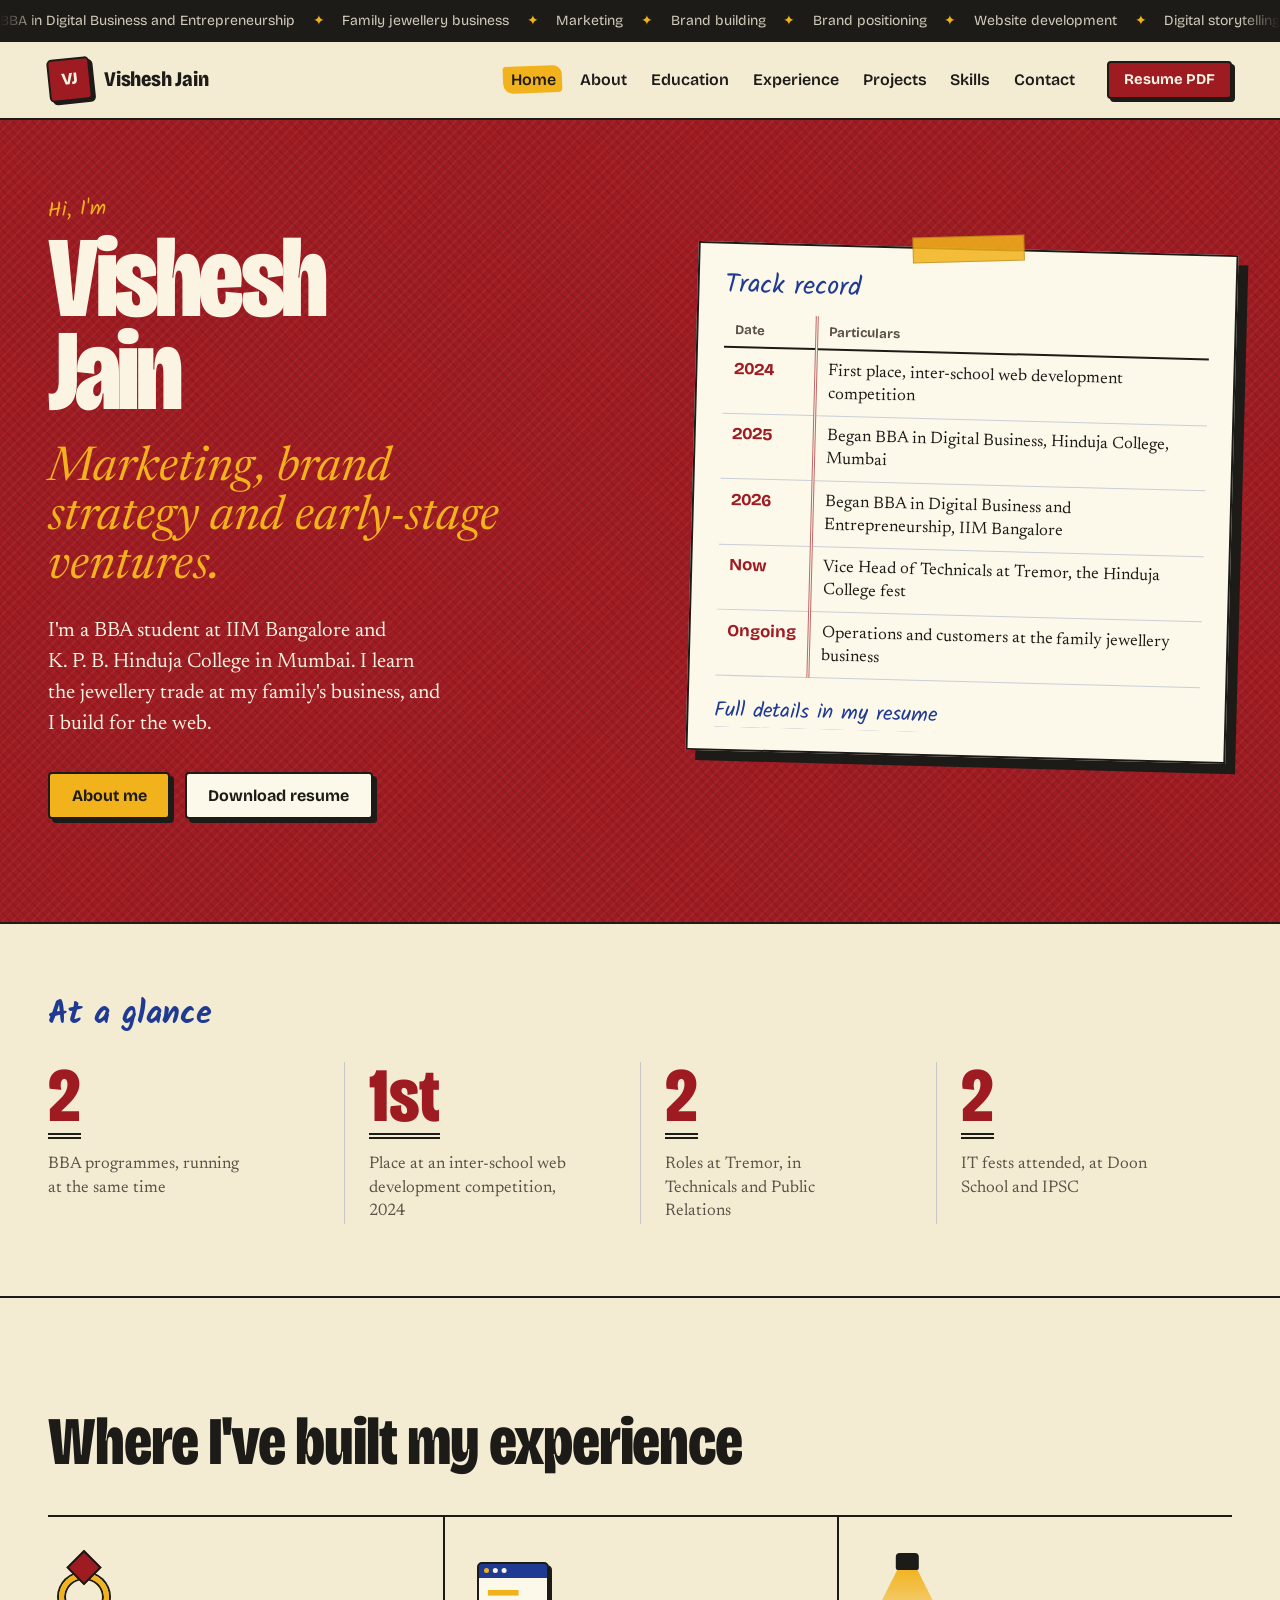
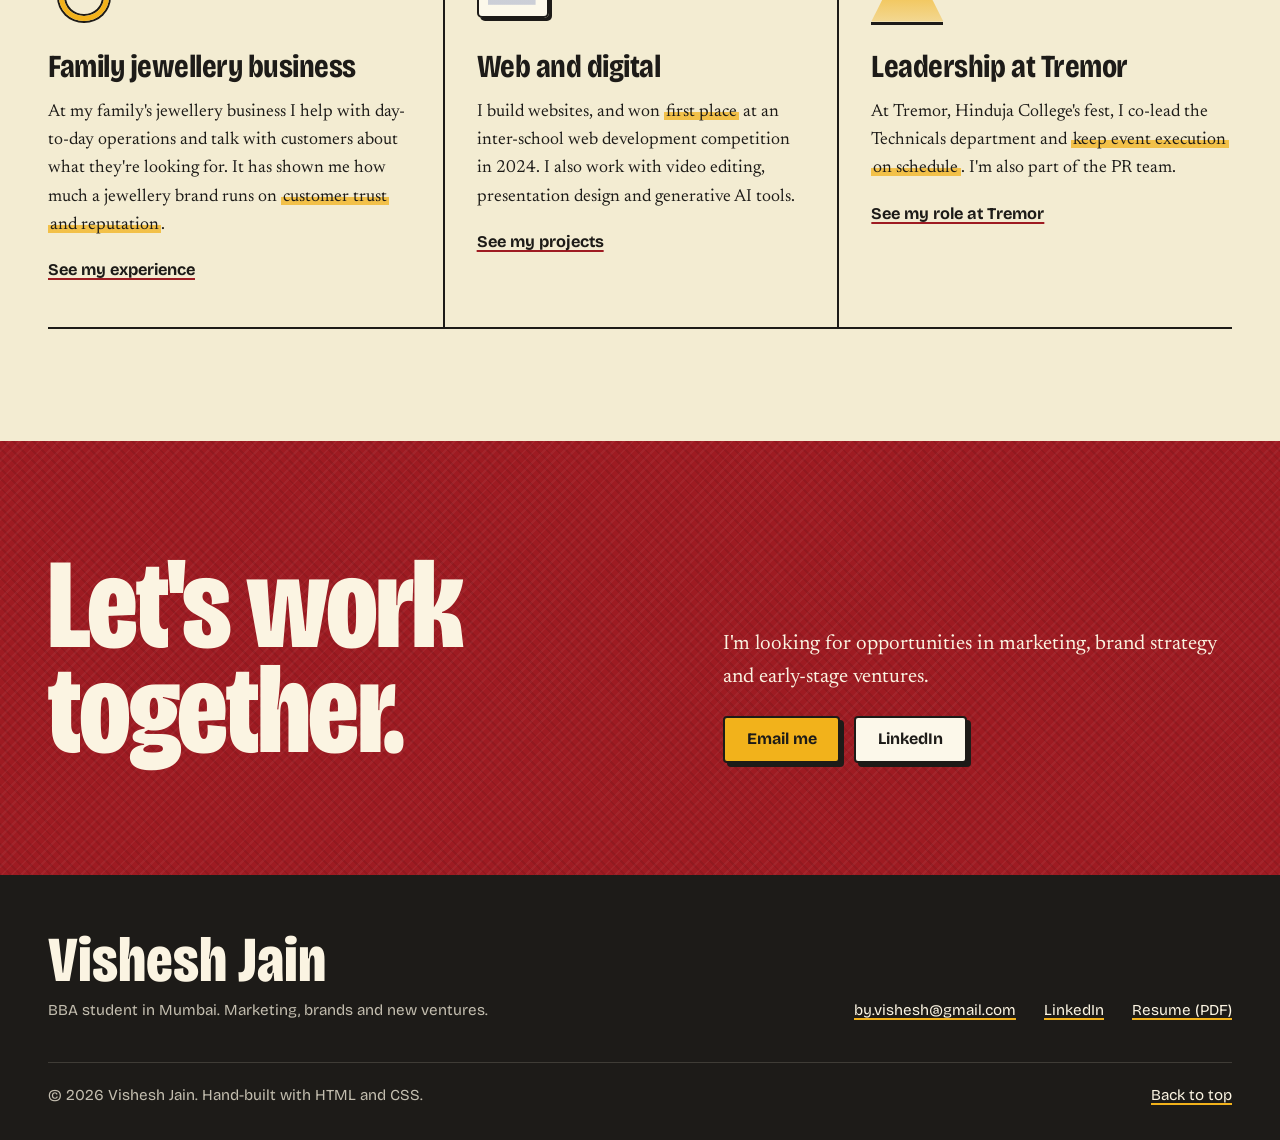
<file: index.html>
<!DOCTYPE html>
<html lang="en">
<head>
  <meta charset="UTF-8">
  <meta name="viewport" content="width=device-width, initial-scale=1.0">
  <title>Vishesh Jain | BBA Student, IIM Bangalore and Hinduja College</title>
  <meta name="description" content="Vishesh Jain is a BBA student at IIM Bangalore and K. P. B. Hinduja College, Mumbai, with roots in a family jewellery business and a first-place web development win.">
  <meta name="theme-color" content="#9E1B22">
  <link rel="icon" href="images/favicon.svg" type="image/svg+xml">

  <!-- Fonts: Bricolage Grotesque (headlines), Newsreader (reading), Kalam (handwritten notes) -->
  <link rel="preconnect" href="https://fonts.googleapis.com">
  <link rel="preconnect" href="https://fonts.gstatic.com" crossorigin>
  <link href="https://fonts.googleapis.com/css2?family=Bricolage+Grotesque:opsz,wdth,wght@12..96,75..100,400..800&family=Kalam:wght@400;700&family=Newsreader:ital,opsz,wght@0,6..72,400..700;1,6..72,400..700&display=swap" rel="stylesheet">

  <link rel="stylesheet" href="css/style.css">
</head>
<body id="top">
  <a class="skip-link" href="#main">Skip to content</a>

  <!-- Ticker bar -->
  <div class="ticker">
    <div class="ticker-window" aria-hidden="true">
      <div class="ticker-track">
        <ul>
          <li>BBA in Digital Business and Entrepreneurship</li>
          <li>Family jewellery business</li>
          <li>Marketing</li>
          <li>Brand building</li>
          <li>Brand positioning</li>
          <li>Website development</li>
          <li>Digital storytelling</li>
          <li>Entrepreneurship</li>
          <li>Customer experience</li>
          <li>Video editing</li>
          <li>Presentation design</li>
          <li>Generative AI tools</li>
        </ul>
        <ul>
          <li>BBA in Digital Business and Entrepreneurship</li>
          <li>Family jewellery business</li>
          <li>Marketing</li>
          <li>Brand building</li>
          <li>Brand positioning</li>
          <li>Website development</li>
          <li>Digital storytelling</li>
          <li>Entrepreneurship</li>
          <li>Customer experience</li>
          <li>Video editing</li>
          <li>Presentation design</li>
          <li>Generative AI tools</li>
        </ul>
      </div>
    </div>
  </div>

  <header class="site-header">
    <div class="wrap header-inner">
      <a class="brand" href="index.html"><span class="seal" aria-hidden="true">VJ</span><span class="brand-name">Vishesh Jain</span></a>
      <nav class="main-nav" aria-label="Main">
        <ul>
          <li><a href="index.html" aria-current="page">Home</a></li>
          <li><a href="about.html">About</a></li>
          <li><a href="education.html">Education</a></li>
          <li><a href="experience.html">Experience</a></li>
          <li><a href="projects.html">Projects</a></li>
          <li><a href="skills.html">Skills</a></li>
          <li><a href="contact.html">Contact</a></li>
        </ul>
      </nav>
      <a class="button button-red button-small" href="files/Vishesh_Jain_Resume.pdf" download>Resume PDF</a>
    </div>
  </header>

  <main id="main">

    <!-- Hero: the name, the hook, and an open ledger page -->
    <section class="hero">
      <div class="wrap">
        <div class="hero-grid">
          <div class="hero-intro">
            <p class="hero-hello">Hi, I'm</p>
            <h1 class="hero-name"><span>Vishesh</span> <span>Jain</span></h1>
            <p class="hero-hook">Marketing, brand strategy and <span class="nowrap">early-stage</span> ventures.</p>
            <p>I'm a BBA student at IIM Bangalore and K.&nbsp;P.&nbsp;B. Hinduja College in Mumbai. I learn the jewellery trade at my family's business, and I build for the web.</p>
            <div class="button-row">
              <a class="button button-marigold" href="about.html">About me</a>
              <a class="button button-paper" href="files/Vishesh_Jain_Resume.pdf" download>Download resume</a>
            </div>
          </div>

          <figure class="ledger">
            <figcaption class="ledger-title">Track record</figcaption>
            <table class="ledger-table">
              <thead>
                <tr><th scope="col">Date</th><th scope="col">Particulars</th></tr>
              </thead>
              <tbody>
                <tr><td>2024</td><td>First place, inter-school web development competition</td></tr>
                <tr><td>2025</td><td>Began BBA in Digital Business, Hinduja College, Mumbai</td></tr>
                <tr><td>2026</td><td>Began BBA in Digital Business and Entrepreneurship, IIM Bangalore</td></tr>
                <tr><td>Now</td><td>Vice Head of Technicals at Tremor, the Hinduja College fest</td></tr>
                <tr><td>Ongoing</td><td>Operations and customers at the family jewellery business</td></tr>
              </tbody>
            </table>
            <p class="ledger-foot"><a href="files/Vishesh_Jain_Resume.pdf" download>Full details in my resume</a></p>
          </figure>
        </div>
      </div>
    </section>

    <!-- Totals, double-underlined like the bottom of a ledger page -->
    <section class="totals" aria-labelledby="totals-title">
      <div class="wrap">
        <h2 id="totals-title" class="hand-heading">At a glance</h2>
        <ul class="totals-grid">
          <li><span class="figure">2</span><span class="figure-label">BBA programmes, running at the same time</span></li>
          <li><span class="figure">1st</span><span class="figure-label">Place at an inter-school web development competition, 2024</span></li>
          <li><span class="figure">2</span><span class="figure-label">Roles at Tremor, in Technicals and Public Relations</span></li>
          <li><span class="figure">2</span><span class="figure-label">IT fests attended, at Doon School and IPSC</span></li>
        </ul>
      </div>
    </section>

    <!-- Where I have built experience -->
    <section class="section" aria-labelledby="places-title">
      <div class="wrap">
        <div class="section-head">
          <h2 id="places-title" class="section-title">Where I've built my experience</h2>
        </div>
        <div class="places">
          <article class="place">
            <div class="icon icon-ring" aria-hidden="true"></div>
            <h3>Family jewellery business</h3>
            <p>At my family's jewellery business I help with day-to-day operations and talk with customers about what they're looking for. It has shown me how much a jewellery brand runs on <span class="mark">customer trust and reputation</span>.</p>
            <a class="text-link" href="experience.html">See my experience</a>
          </article>
          <article class="place">
            <div class="icon icon-browser" aria-hidden="true"></div>
            <h3>Web and digital</h3>
            <p>I build websites, and won <span class="mark">first place</span> at an inter-school web development competition in 2024. I also work with video editing, presentation design and generative AI tools.</p>
            <a class="text-link" href="projects.html">See my projects</a>
          </article>
          <article class="place">
            <div class="icon icon-spot" aria-hidden="true"></div>
            <h3>Leadership at Tremor</h3>
            <p>At Tremor, Hinduja College's fest, I co-lead the Technicals department and <span class="mark">keep event execution on schedule</span>. I'm also part of the PR team.</p>
            <a class="text-link" href="experience.html">See my role at Tremor</a>
          </article>
        </div>
      </div>
    </section>

    <!-- Call to action -->
    <section class="talk-shop" aria-labelledby="talk-title">
      <div class="wrap talk-grid">
        <h2 id="talk-title">Let's work together.</h2>
        <div>
          <p>I'm looking for opportunities in marketing, brand strategy and early-stage ventures.</p>
          <div class="button-row">
            <a class="button button-marigold" href="mailto:by.vishesh@gmail.com">Email me</a>
            <a class="button button-paper" href="https://www.linkedin.com/in/visheshjaiinn" target="_blank" rel="noopener">LinkedIn</a>
          </div>
        </div>
      </div>
    </section>

  </main>

  <footer class="site-footer">
    <div class="wrap">
      <div class="footer-grid">
        <div>
          <p class="footer-name">Vishesh Jain</p>
          <p class="footer-sub">BBA student in Mumbai. Marketing, brands and new ventures.</p>
        </div>
        <ul class="footer-links">
          <li><a href="mailto:by.vishesh@gmail.com">by.vishesh@gmail.com</a></li>
          <li><a href="https://www.linkedin.com/in/visheshjaiinn" target="_blank" rel="noopener">LinkedIn</a></li>
          <li><a href="files/Vishesh_Jain_Resume.pdf" download>Resume (PDF)</a></li>
        </ul>
      </div>
      <div class="footer-bottom">
        <p>&copy; 2026 Vishesh Jain. Hand-built with HTML and CSS.</p>
        <a href="#top">Back to top</a>
      </div>
    </div>
  </footer>
</body>
</html>
</file>
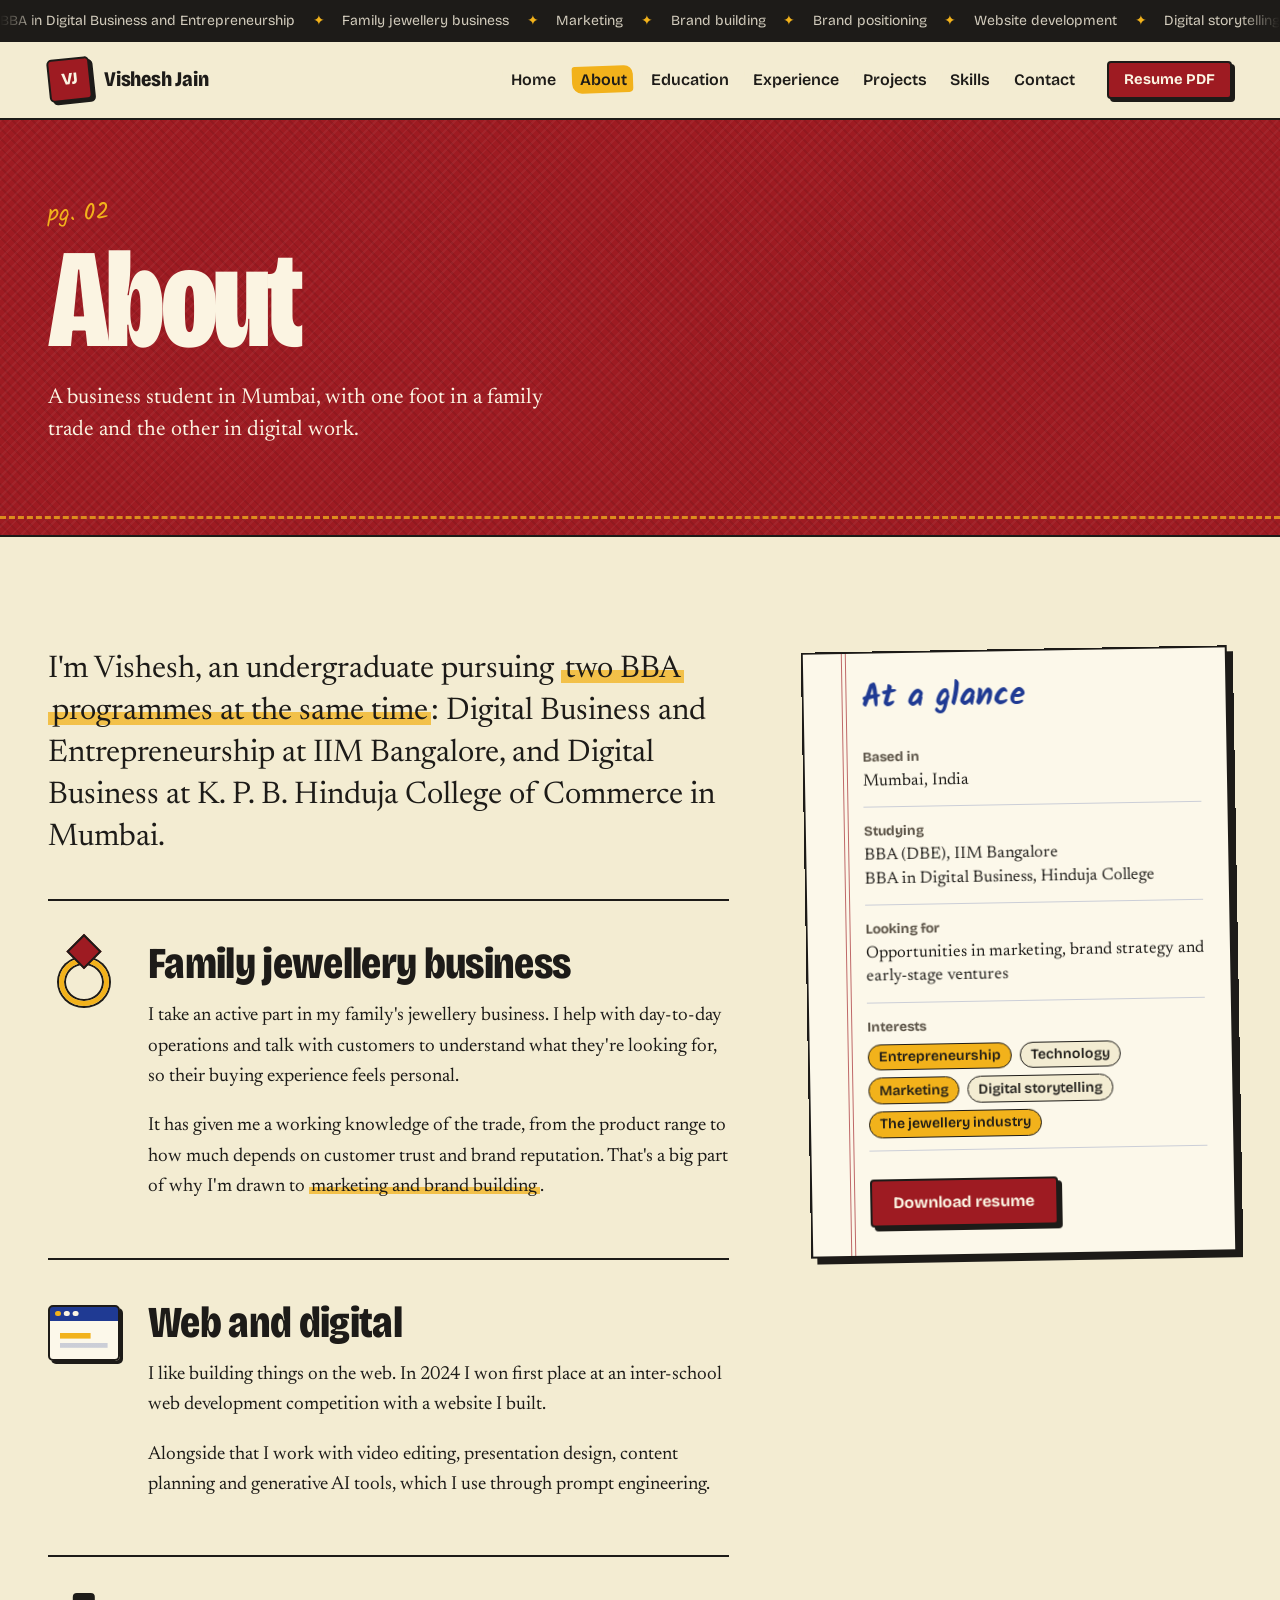
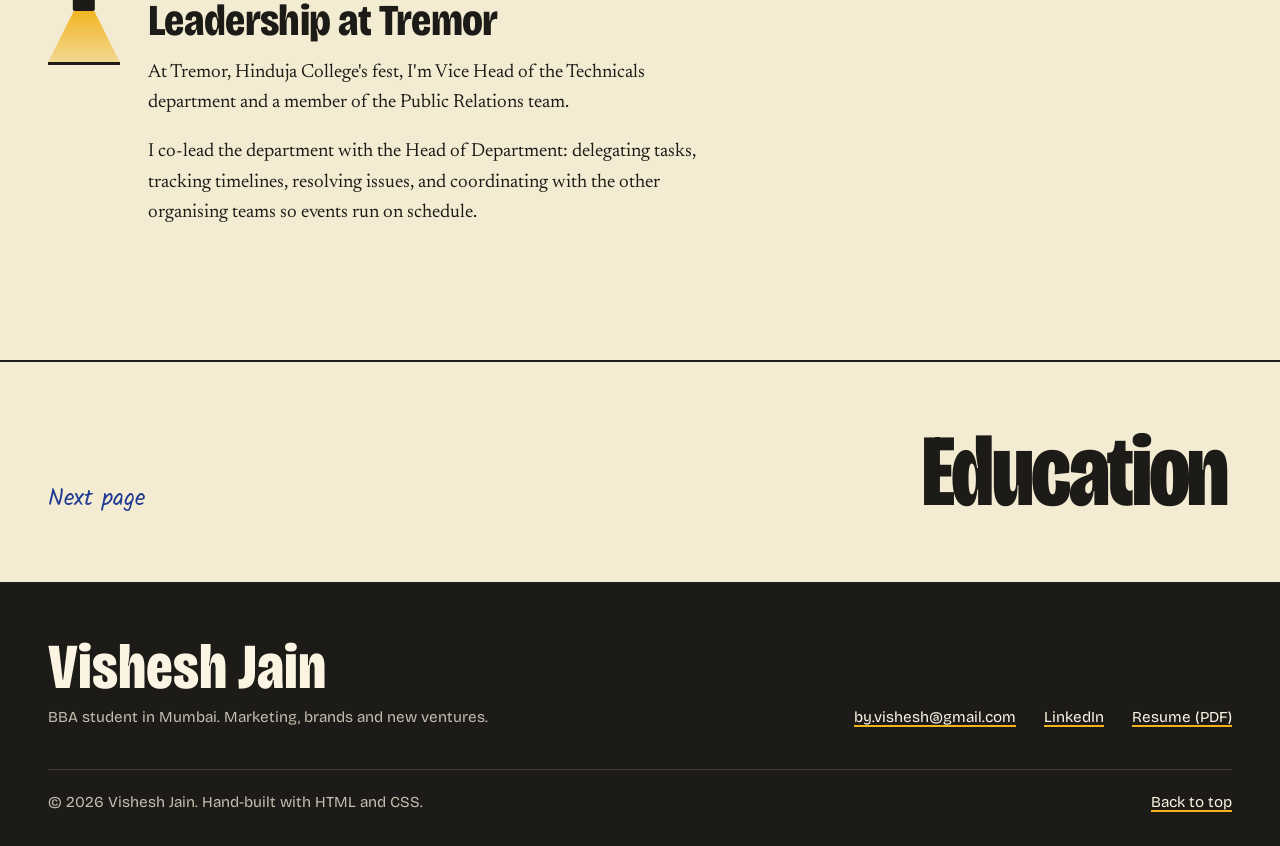
<file: about.html>
<!DOCTYPE html>
<html lang="en">
<head>
  <meta charset="UTF-8">
  <meta name="viewport" content="width=device-width, initial-scale=1.0">
  <title>About | Vishesh Jain</title>
  <meta name="description" content="About Vishesh Jain: two BBA programmes at once, a family jewellery business, websites, and the Tremor fest.">
  <meta name="theme-color" content="#9E1B22">
  <link rel="icon" href="images/favicon.svg" type="image/svg+xml">

  <link rel="preconnect" href="https://fonts.googleapis.com">
  <link rel="preconnect" href="https://fonts.gstatic.com" crossorigin>
  <link href="https://fonts.googleapis.com/css2?family=Bricolage+Grotesque:opsz,wdth,wght@12..96,75..100,400..800&family=Kalam:wght@400;700&family=Newsreader:ital,opsz,wght@0,6..72,400..700;1,6..72,400..700&display=swap" rel="stylesheet">

  <link rel="stylesheet" href="css/style.css">
</head>
<body id="top">
  <a class="skip-link" href="#main">Skip to content</a>

  <div class="ticker">
    <div class="ticker-window" aria-hidden="true">
      <div class="ticker-track">
        <ul>
          <li>BBA in Digital Business and Entrepreneurship</li>
          <li>Family jewellery business</li>
          <li>Marketing</li>
          <li>Brand building</li>
          <li>Brand positioning</li>
          <li>Website development</li>
          <li>Digital storytelling</li>
          <li>Entrepreneurship</li>
          <li>Customer experience</li>
          <li>Video editing</li>
          <li>Presentation design</li>
          <li>Generative AI tools</li>
        </ul>
        <ul>
          <li>BBA in Digital Business and Entrepreneurship</li>
          <li>Family jewellery business</li>
          <li>Marketing</li>
          <li>Brand building</li>
          <li>Brand positioning</li>
          <li>Website development</li>
          <li>Digital storytelling</li>
          <li>Entrepreneurship</li>
          <li>Customer experience</li>
          <li>Video editing</li>
          <li>Presentation design</li>
          <li>Generative AI tools</li>
        </ul>
      </div>
    </div>
  </div>

  <header class="site-header">
    <div class="wrap header-inner">
      <a class="brand" href="index.html"><span class="seal" aria-hidden="true">VJ</span><span class="brand-name">Vishesh Jain</span></a>
      <nav class="main-nav" aria-label="Main">
        <ul>
          <li><a href="index.html">Home</a></li>
          <li><a href="about.html" aria-current="page">About</a></li>
          <li><a href="education.html">Education</a></li>
          <li><a href="experience.html">Experience</a></li>
          <li><a href="projects.html">Projects</a></li>
          <li><a href="skills.html">Skills</a></li>
          <li><a href="contact.html">Contact</a></li>
        </ul>
      </nav>
      <a class="button button-red button-small" href="files/Vishesh_Jain_Resume.pdf" download>Resume PDF</a>
    </div>
  </header>

  <main id="main">

    <section class="masthead">
      <div class="wrap">
        <p class="folio">pg. 02</p>
        <h1>About</h1>
        <p class="masthead-lede">A business student in Mumbai, with one foot in a family trade and the other in digital work.</p>
      </div>
    </section>

    <section class="section">
      <div class="wrap about-grid">

        <div>
          <p class="lead">I'm Vishesh, an undergraduate pursuing <span class="mark">two BBA programmes at the same time</span>: Digital Business and Entrepreneurship at IIM Bangalore, and Digital Business at K.&nbsp;P.&nbsp;B. Hinduja College of Commerce in Mumbai.</p>

          <article class="story">
            <div class="icon icon-ring" aria-hidden="true"></div>
            <div>
              <h2>Family jewellery business</h2>
              <p>I take an active part in my family's jewellery business. I help with day-to-day operations and talk with customers to understand what they're looking for, so their buying experience feels personal.</p>
              <p>It has given me a working knowledge of the trade, from the product range to how much depends on customer trust and brand reputation. That's a big part of why I'm drawn to <span class="mark">marketing and brand building</span>.</p>
            </div>
          </article>

          <article class="story">
            <div class="icon icon-browser" aria-hidden="true"></div>
            <div>
              <h2>Web and digital</h2>
              <p>I like building things on the web. In 2024 I won first place at an inter-school web development competition with a website I built.</p>
              <p>Alongside that I work with video editing, presentation design, content planning and generative AI tools, which I use through prompt engineering.</p>
            </div>
          </article>

          <article class="story">
            <div class="icon icon-spot" aria-hidden="true"></div>
            <div>
              <h2>Leadership at Tremor</h2>
              <p>At Tremor, Hinduja College's fest, I'm Vice Head of the Technicals department and a member of the Public Relations team.</p>
              <p>I co-lead the department with the Head of Department: delegating tasks, tracking timelines, resolving issues, and coordinating with the other organising teams so events run on schedule.</p>
            </div>
          </article>
        </div>

        <aside class="index-card" aria-labelledby="glance-title">
          <h2 id="glance-title" class="hand-heading">At a glance</h2>
          <dl class="glance">
            <div>
              <dt>Based in</dt>
              <dd>Mumbai, India</dd>
            </div>
            <div>
              <dt>Studying</dt>
              <dd>BBA (DBE), IIM Bangalore<br>BBA in Digital Business, Hinduja College</dd>
            </div>
            <div>
              <dt>Looking for</dt>
              <dd>Opportunities in marketing, brand strategy and early-stage ventures</dd>
            </div>
            <div>
              <dt>Interests</dt>
              <dd>
                <ul class="tags">
                  <li>Entrepreneurship</li>
                  <li>Technology</li>
                  <li>Marketing</li>
                  <li>Digital storytelling</li>
                  <li>The jewellery industry</li>
                </ul>
              </dd>
            </div>
          </dl>
          <a class="button button-red" href="files/Vishesh_Jain_Resume.pdf" download>Download resume</a>
        </aside>

      </div>
    </section>

    <nav class="carry" aria-label="Next page">
      <div class="wrap">
        <a href="education.html">
          <span class="carry-label">Next page</span>
          <span class="carry-name">Education</span>
        </a>
      </div>
    </nav>

  </main>

  <footer class="site-footer">
    <div class="wrap">
      <div class="footer-grid">
        <div>
          <p class="footer-name">Vishesh Jain</p>
          <p class="footer-sub">BBA student in Mumbai. Marketing, brands and new ventures.</p>
        </div>
        <ul class="footer-links">
          <li><a href="mailto:by.vishesh@gmail.com">by.vishesh@gmail.com</a></li>
          <li><a href="https://www.linkedin.com/in/visheshjaiinn" target="_blank" rel="noopener">LinkedIn</a></li>
          <li><a href="files/Vishesh_Jain_Resume.pdf" download>Resume (PDF)</a></li>
        </ul>
      </div>
      <div class="footer-bottom">
        <p>&copy; 2026 Vishesh Jain. Hand-built with HTML and CSS.</p>
        <a href="#top">Back to top</a>
      </div>
    </div>
  </footer>
</body>
</html>
</file>
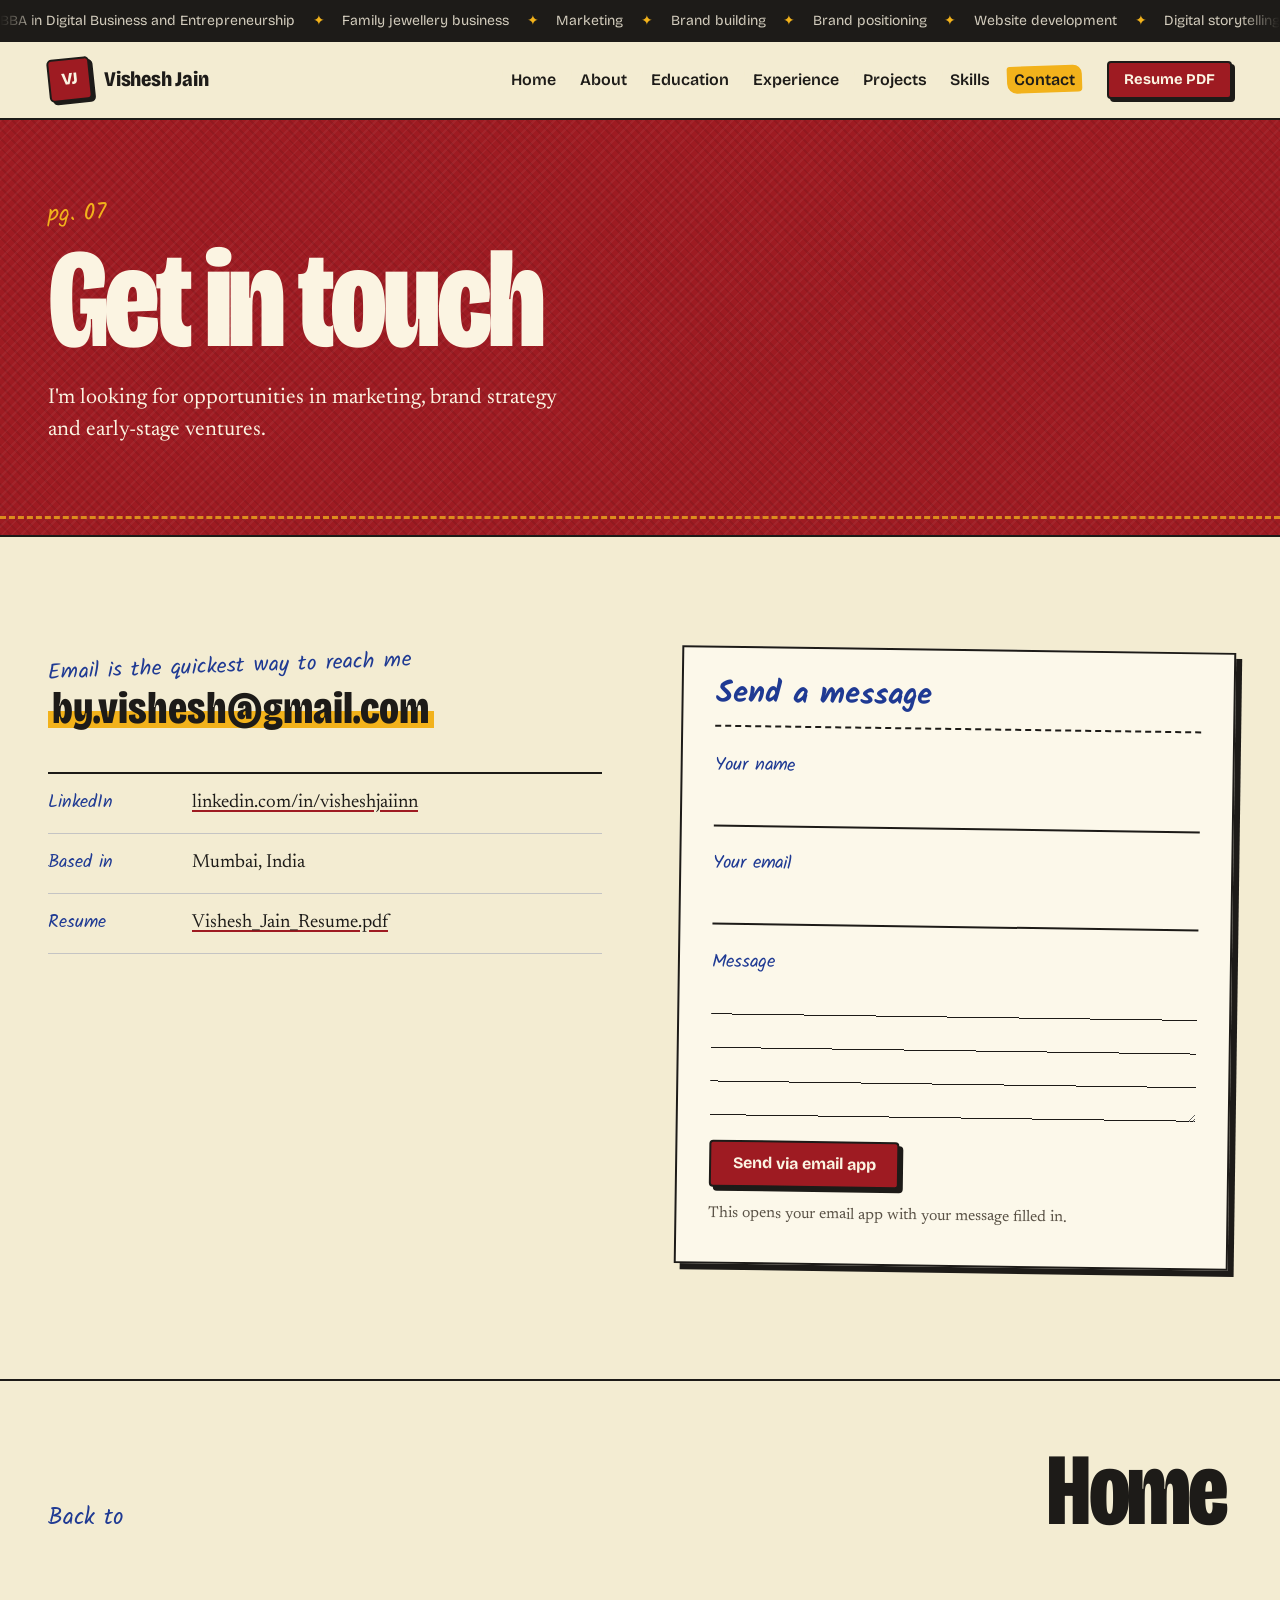
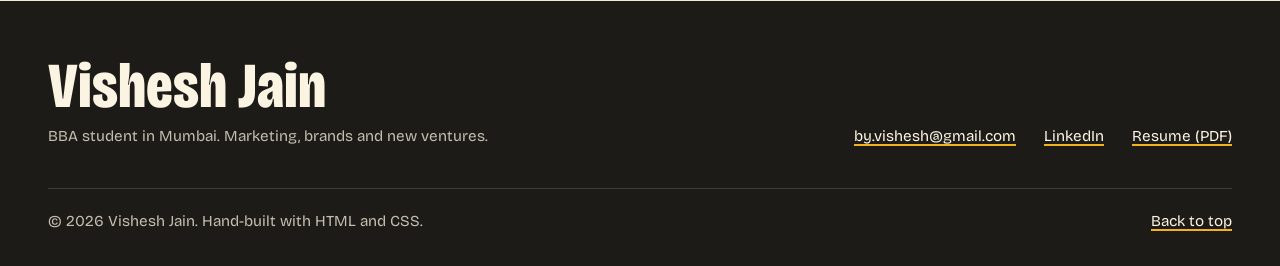
<file: contact.html>
<!DOCTYPE html>
<html lang="en">
<head>
  <meta charset="UTF-8">
  <meta name="viewport" content="width=device-width, initial-scale=1.0">
  <title>Contact | Vishesh Jain</title>
  <meta name="description" content="Contact Vishesh Jain by email or LinkedIn, or download his resume.">
  <meta name="theme-color" content="#9E1B22">
  <link rel="icon" href="images/favicon.svg" type="image/svg+xml">

  <link rel="preconnect" href="https://fonts.googleapis.com">
  <link rel="preconnect" href="https://fonts.gstatic.com" crossorigin>
  <link href="https://fonts.googleapis.com/css2?family=Bricolage+Grotesque:opsz,wdth,wght@12..96,75..100,400..800&family=Kalam:wght@400;700&family=Newsreader:ital,opsz,wght@0,6..72,400..700;1,6..72,400..700&display=swap" rel="stylesheet">

  <link rel="stylesheet" href="css/style.css">
</head>
<body id="top">
  <a class="skip-link" href="#main">Skip to content</a>

  <div class="ticker">
    <div class="ticker-window" aria-hidden="true">
      <div class="ticker-track">
        <ul>
          <li>BBA in Digital Business and Entrepreneurship</li>
          <li>Family jewellery business</li>
          <li>Marketing</li>
          <li>Brand building</li>
          <li>Brand positioning</li>
          <li>Website development</li>
          <li>Digital storytelling</li>
          <li>Entrepreneurship</li>
          <li>Customer experience</li>
          <li>Video editing</li>
          <li>Presentation design</li>
          <li>Generative AI tools</li>
        </ul>
        <ul>
          <li>BBA in Digital Business and Entrepreneurship</li>
          <li>Family jewellery business</li>
          <li>Marketing</li>
          <li>Brand building</li>
          <li>Brand positioning</li>
          <li>Website development</li>
          <li>Digital storytelling</li>
          <li>Entrepreneurship</li>
          <li>Customer experience</li>
          <li>Video editing</li>
          <li>Presentation design</li>
          <li>Generative AI tools</li>
        </ul>
      </div>
    </div>
  </div>

  <header class="site-header">
    <div class="wrap header-inner">
      <a class="brand" href="index.html"><span class="seal" aria-hidden="true">VJ</span><span class="brand-name">Vishesh Jain</span></a>
      <nav class="main-nav" aria-label="Main">
        <ul>
          <li><a href="index.html">Home</a></li>
          <li><a href="about.html">About</a></li>
          <li><a href="education.html">Education</a></li>
          <li><a href="experience.html">Experience</a></li>
          <li><a href="projects.html">Projects</a></li>
          <li><a href="skills.html">Skills</a></li>
          <li><a href="contact.html" aria-current="page">Contact</a></li>
        </ul>
      </nav>
      <a class="button button-red button-small" href="files/Vishesh_Jain_Resume.pdf" download>Resume PDF</a>
    </div>
  </header>

  <main id="main">

    <section class="masthead">
      <div class="wrap">
        <p class="folio">pg. 07</p>
        <h1>Get in touch</h1>
        <p class="masthead-lede">I'm looking for opportunities in marketing, brand strategy and early-stage ventures.</p>
      </div>
    </section>

    <section class="section">
      <div class="wrap contact-grid">

        <div>
          <p class="hand-note">Email is the quickest way to reach me</p>
          <a class="email-big" href="mailto:by.vishesh@gmail.com">by.vishesh<wbr>@gmail.com</a>
          <dl class="contact-list">
            <div>
              <dt>LinkedIn</dt>
              <dd><a href="https://www.linkedin.com/in/visheshjaiinn" target="_blank" rel="noopener">linkedin.com/in/visheshjaiinn</a></dd>
            </div>
            <div>
              <dt>Based in</dt>
              <dd>Mumbai, India</dd>
            </div>
            <div>
              <dt>Resume</dt>
              <dd><a href="files/Vishesh_Jain_Resume.pdf" download>Vishesh_Jain_Resume.pdf</a></dd>
            </div>
          </dl>
        </div>

        <!-- The form opens the visitor's email app with the message filled in -->
        <form class="slip" id="contact-form" action="mailto:by.vishesh@gmail.com" method="post" enctype="text/plain">
          <div class="slip-head">
            <h2>Send a message</h2>
          </div>
          <div class="field">
            <label for="name">Your name</label>
            <input type="text" id="name" name="name" autocomplete="name" required>
          </div>
          <div class="field">
            <label for="email">Your email</label>
            <input type="email" id="email" name="email" autocomplete="email" required>
          </div>
          <div class="field">
            <label for="message">Message</label>
            <textarea id="message" name="message" rows="4" required></textarea>
          </div>
          <button type="submit" class="button button-red">Send via email app</button>
          <p class="form-hint">This opens your email app with your message filled in.</p>
        </form>

      </div>
    </section>

    <nav class="carry" aria-label="Back to home">
      <div class="wrap">
        <a href="index.html">
          <span class="carry-label">Back to</span>
          <span class="carry-name">Home</span>
        </a>
      </div>
    </nav>

  </main>

  <footer class="site-footer">
    <div class="wrap">
      <div class="footer-grid">
        <div>
          <p class="footer-name">Vishesh Jain</p>
          <p class="footer-sub">BBA student in Mumbai. Marketing, brands and new ventures.</p>
        </div>
        <ul class="footer-links">
          <li><a href="mailto:by.vishesh@gmail.com">by.vishesh@gmail.com</a></li>
          <li><a href="https://www.linkedin.com/in/visheshjaiinn" target="_blank" rel="noopener">LinkedIn</a></li>
          <li><a href="files/Vishesh_Jain_Resume.pdf" download>Resume (PDF)</a></li>
        </ul>
      </div>
      <div class="footer-bottom">
        <p>&copy; 2026 Vishesh Jain. Hand-built with HTML and CSS.</p>
        <a href="#top">Back to top</a>
      </div>
    </div>
  </footer>
</body>
</html>
</file>
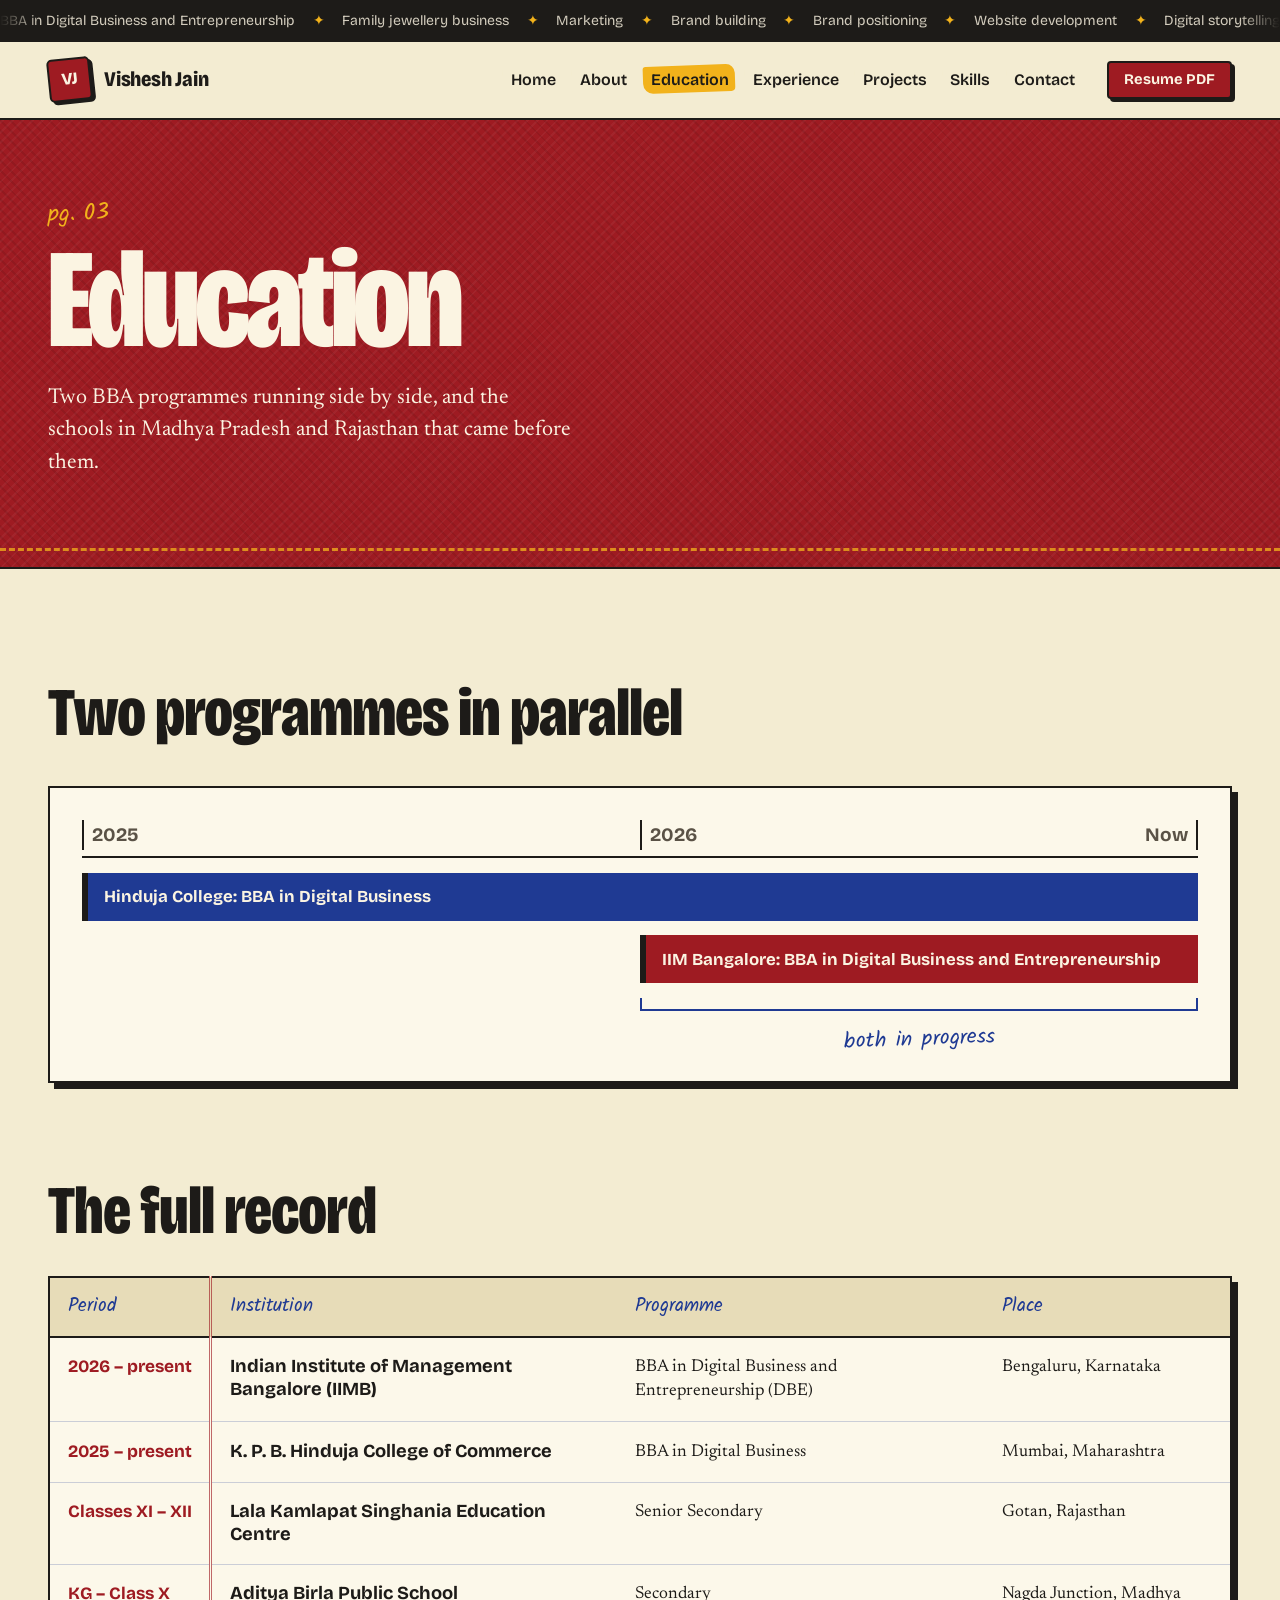
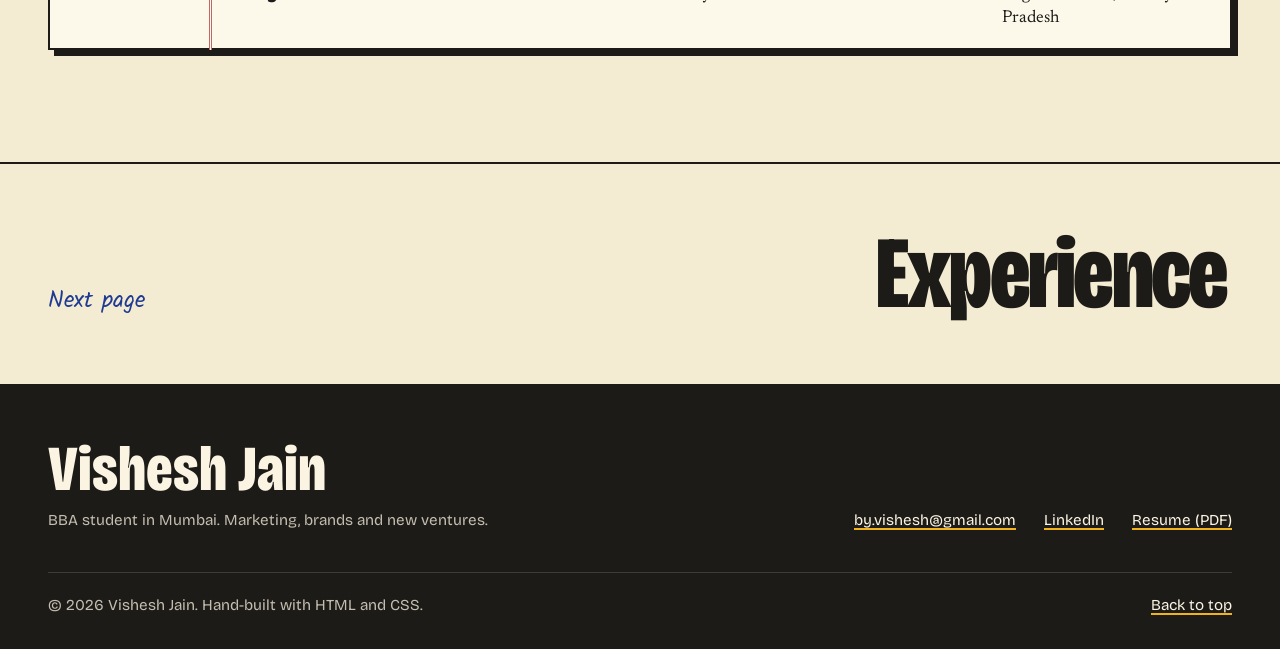
<file: education.html>
<!DOCTYPE html>
<html lang="en">
<head>
  <meta charset="UTF-8">
  <meta name="viewport" content="width=device-width, initial-scale=1.0">
  <title>Education | Vishesh Jain</title>
  <meta name="description" content="Education of Vishesh Jain: BBA programmes at IIM Bangalore and K. P. B. Hinduja College of Commerce, running at the same time.">
  <meta name="theme-color" content="#9E1B22">
  <link rel="icon" href="images/favicon.svg" type="image/svg+xml">

  <link rel="preconnect" href="https://fonts.googleapis.com">
  <link rel="preconnect" href="https://fonts.gstatic.com" crossorigin>
  <link href="https://fonts.googleapis.com/css2?family=Bricolage+Grotesque:opsz,wdth,wght@12..96,75..100,400..800&family=Kalam:wght@400;700&family=Newsreader:ital,opsz,wght@0,6..72,400..700;1,6..72,400..700&display=swap" rel="stylesheet">

  <link rel="stylesheet" href="css/style.css">
</head>
<body id="top">
  <a class="skip-link" href="#main">Skip to content</a>

  <div class="ticker">
    <div class="ticker-window" aria-hidden="true">
      <div class="ticker-track">
        <ul>
          <li>BBA in Digital Business and Entrepreneurship</li>
          <li>Family jewellery business</li>
          <li>Marketing</li>
          <li>Brand building</li>
          <li>Brand positioning</li>
          <li>Website development</li>
          <li>Digital storytelling</li>
          <li>Entrepreneurship</li>
          <li>Customer experience</li>
          <li>Video editing</li>
          <li>Presentation design</li>
          <li>Generative AI tools</li>
        </ul>
        <ul>
          <li>BBA in Digital Business and Entrepreneurship</li>
          <li>Family jewellery business</li>
          <li>Marketing</li>
          <li>Brand building</li>
          <li>Brand positioning</li>
          <li>Website development</li>
          <li>Digital storytelling</li>
          <li>Entrepreneurship</li>
          <li>Customer experience</li>
          <li>Video editing</li>
          <li>Presentation design</li>
          <li>Generative AI tools</li>
        </ul>
      </div>
    </div>
  </div>

  <header class="site-header">
    <div class="wrap header-inner">
      <a class="brand" href="index.html"><span class="seal" aria-hidden="true">VJ</span><span class="brand-name">Vishesh Jain</span></a>
      <nav class="main-nav" aria-label="Main">
        <ul>
          <li><a href="index.html">Home</a></li>
          <li><a href="about.html">About</a></li>
          <li><a href="education.html" aria-current="page">Education</a></li>
          <li><a href="experience.html">Experience</a></li>
          <li><a href="projects.html">Projects</a></li>
          <li><a href="skills.html">Skills</a></li>
          <li><a href="contact.html">Contact</a></li>
        </ul>
      </nav>
      <a class="button button-red button-small" href="files/Vishesh_Jain_Resume.pdf" download>Resume PDF</a>
    </div>
  </header>

  <main id="main">

    <section class="masthead">
      <div class="wrap">
        <p class="folio">pg. 03</p>
        <h1>Education</h1>
        <p class="masthead-lede">Two BBA programmes running side by side, and the schools in Madhya Pradesh and Rajasthan that came before them.</p>
      </div>
    </section>

    <section class="section">
      <div class="wrap">

        <div class="section-head">
          <h2 class="section-title">Two programmes in parallel</h2>
        </div>

        <!-- A small chart drawn with CSS grid: the two programmes overlap from 2026 -->
        <div class="overlap" role="img" aria-label="Timeline. BBA in Digital Business at Hinduja College runs from 2025 to now. BBA in Digital Business and Entrepreneurship at IIM Bangalore runs from 2026 to now. Both are running at the same time.">
          <div class="overlap-axis" aria-hidden="true">
            <span>2025</span>
            <span>2026</span>
            <span>Now</span>
          </div>
          <p class="bar bar-hinduja">Hinduja College: BBA in Digital Business</p>
          <p class="bar bar-iimb">IIM Bangalore: BBA in Digital Business and Entrepreneurship</p>
          <div class="overlap-bracket" aria-hidden="true"></div>
          <p class="hand-note overlap-note">both in progress</p>
        </div>

        <h2 class="section-title record-title">The full record</h2>

        <table class="record">
          <caption class="visually-hidden">Education, most recent first</caption>
          <thead>
            <tr>
              <th scope="col">Period</th>
              <th scope="col">Institution</th>
              <th scope="col">Programme</th>
              <th scope="col">Place</th>
            </tr>
          </thead>
          <tbody>
            <tr>
              <td data-label="Period">2026 – present</td>
              <td data-label="Institution"><strong>Indian Institute of Management Bangalore (IIMB)</strong></td>
              <td data-label="Programme">BBA in Digital Business and Entrepreneurship (DBE)</td>
              <td data-label="Place">Bengaluru, Karnataka</td>
            </tr>
            <tr>
              <td data-label="Period">2025 – present</td>
              <td data-label="Institution"><strong>K.&nbsp;P.&nbsp;B. Hinduja College of Commerce</strong></td>
              <td data-label="Programme">BBA in Digital Business</td>
              <td data-label="Place">Mumbai, Maharashtra</td>
            </tr>
            <tr>
              <td data-label="Period">Classes XI – XII</td>
              <td data-label="Institution"><strong>Lala Kamlapat Singhania Education Centre</strong></td>
              <td data-label="Programme">Senior Secondary</td>
              <td data-label="Place">Gotan, Rajasthan</td>
            </tr>
            <tr>
              <td data-label="Period">KG – Class X</td>
              <td data-label="Institution"><strong>Aditya Birla Public School</strong></td>
              <td data-label="Programme">Secondary</td>
              <td data-label="Place">Nagda Junction, Madhya Pradesh</td>
            </tr>
          </tbody>
        </table>

      </div>
    </section>

    <nav class="carry" aria-label="Next page">
      <div class="wrap">
        <a href="experience.html">
          <span class="carry-label">Next page</span>
          <span class="carry-name">Experience</span>
        </a>
      </div>
    </nav>

  </main>

  <footer class="site-footer">
    <div class="wrap">
      <div class="footer-grid">
        <div>
          <p class="footer-name">Vishesh Jain</p>
          <p class="footer-sub">BBA student in Mumbai. Marketing, brands and new ventures.</p>
        </div>
        <ul class="footer-links">
          <li><a href="mailto:by.vishesh@gmail.com">by.vishesh@gmail.com</a></li>
          <li><a href="https://www.linkedin.com/in/visheshjaiinn" target="_blank" rel="noopener">LinkedIn</a></li>
          <li><a href="files/Vishesh_Jain_Resume.pdf" download>Resume (PDF)</a></li>
        </ul>
      </div>
      <div class="footer-bottom">
        <p>&copy; 2026 Vishesh Jain. Hand-built with HTML and CSS.</p>
        <a href="#top">Back to top</a>
      </div>
    </div>
  </footer>
</body>
</html>
</file>
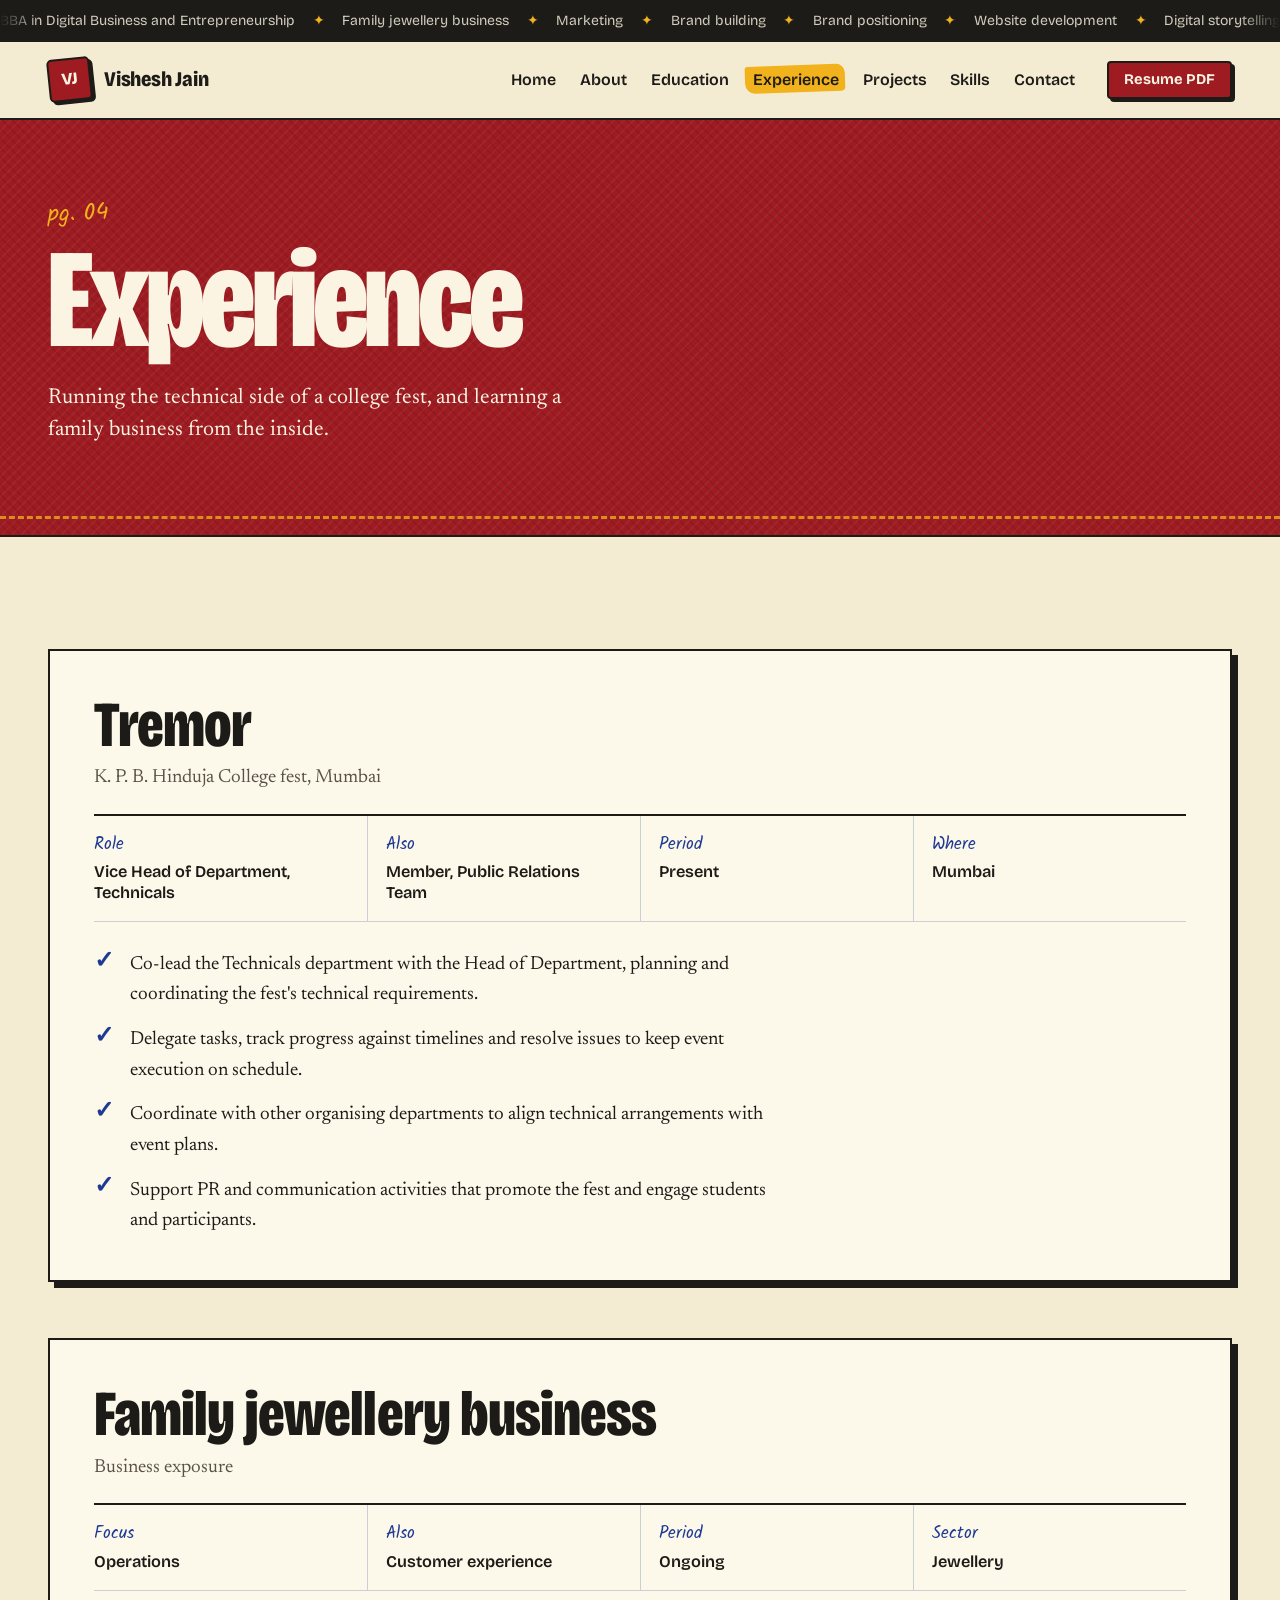
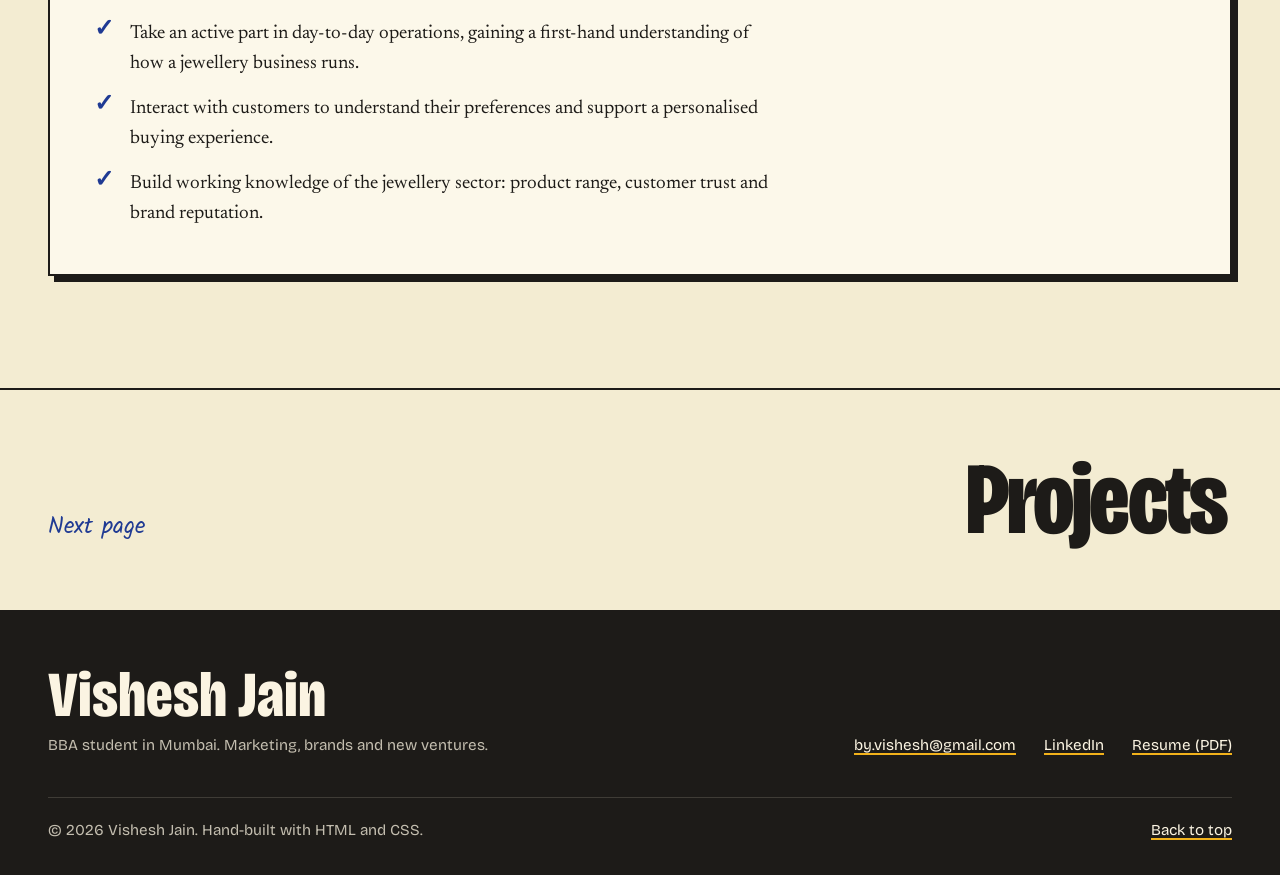
<file: experience.html>
<!DOCTYPE html>
<html lang="en">
<head>
  <meta charset="UTF-8">
  <meta name="viewport" content="width=device-width, initial-scale=1.0">
  <title>Experience | Vishesh Jain</title>
  <meta name="description" content="Experience of Vishesh Jain: Vice Head of Technicals at Tremor, and operations and customer experience in a family jewellery business.">
  <meta name="theme-color" content="#9E1B22">
  <link rel="icon" href="images/favicon.svg" type="image/svg+xml">

  <link rel="preconnect" href="https://fonts.googleapis.com">
  <link rel="preconnect" href="https://fonts.gstatic.com" crossorigin>
  <link href="https://fonts.googleapis.com/css2?family=Bricolage+Grotesque:opsz,wdth,wght@12..96,75..100,400..800&family=Kalam:wght@400;700&family=Newsreader:ital,opsz,wght@0,6..72,400..700;1,6..72,400..700&display=swap" rel="stylesheet">

  <link rel="stylesheet" href="css/style.css">
</head>
<body id="top">
  <a class="skip-link" href="#main">Skip to content</a>

  <div class="ticker">
    <div class="ticker-window" aria-hidden="true">
      <div class="ticker-track">
        <ul>
          <li>BBA in Digital Business and Entrepreneurship</li>
          <li>Family jewellery business</li>
          <li>Marketing</li>
          <li>Brand building</li>
          <li>Brand positioning</li>
          <li>Website development</li>
          <li>Digital storytelling</li>
          <li>Entrepreneurship</li>
          <li>Customer experience</li>
          <li>Video editing</li>
          <li>Presentation design</li>
          <li>Generative AI tools</li>
        </ul>
        <ul>
          <li>BBA in Digital Business and Entrepreneurship</li>
          <li>Family jewellery business</li>
          <li>Marketing</li>
          <li>Brand building</li>
          <li>Brand positioning</li>
          <li>Website development</li>
          <li>Digital storytelling</li>
          <li>Entrepreneurship</li>
          <li>Customer experience</li>
          <li>Video editing</li>
          <li>Presentation design</li>
          <li>Generative AI tools</li>
        </ul>
      </div>
    </div>
  </div>

  <header class="site-header">
    <div class="wrap header-inner">
      <a class="brand" href="index.html"><span class="seal" aria-hidden="true">VJ</span><span class="brand-name">Vishesh Jain</span></a>
      <nav class="main-nav" aria-label="Main">
        <ul>
          <li><a href="index.html">Home</a></li>
          <li><a href="about.html">About</a></li>
          <li><a href="education.html">Education</a></li>
          <li><a href="experience.html" aria-current="page">Experience</a></li>
          <li><a href="projects.html">Projects</a></li>
          <li><a href="skills.html">Skills</a></li>
          <li><a href="contact.html">Contact</a></li>
        </ul>
      </nav>
      <a class="button button-red button-small" href="files/Vishesh_Jain_Resume.pdf" download>Resume PDF</a>
    </div>
  </header>

  <main id="main">

    <section class="masthead">
      <div class="wrap">
        <p class="folio">pg. 04</p>
        <h1>Experience</h1>
        <p class="masthead-lede">Running the technical side of a college fest, and learning a family business from the inside.</p>
      </div>
    </section>

    <section class="section">
      <div class="wrap">

        <article class="account">
          <header class="account-head">
            <div>
              <h2>Tremor</h2>
              <p class="account-sub">K.&nbsp;P.&nbsp;B. Hinduja College fest, Mumbai</p>
            </div>
          </header>
          <dl class="meta-grid">
            <div>
              <dt>Role</dt>
              <dd>Vice Head of Department, Technicals</dd>
            </div>
            <div>
              <dt>Also</dt>
              <dd>Member, Public Relations Team</dd>
            </div>
            <div>
              <dt>Period</dt>
              <dd>Present</dd>
            </div>
            <div>
              <dt>Where</dt>
              <dd>Mumbai</dd>
            </div>
          </dl>
          <ul class="entries">
            <li>Co-lead the Technicals department with the Head of Department, planning and coordinating the fest's technical requirements.</li>
            <li>Delegate tasks, track progress against timelines and resolve issues to keep event execution on schedule.</li>
            <li>Coordinate with other organising departments to align technical arrangements with event plans.</li>
            <li>Support PR and communication activities that promote the fest and engage students and participants.</li>
          </ul>
        </article>

        <article class="account">
          <header class="account-head">
            <div>
              <h2>Family jewellery business</h2>
              <p class="account-sub">Business exposure</p>
            </div>
          </header>
          <dl class="meta-grid">
            <div>
              <dt>Focus</dt>
              <dd>Operations</dd>
            </div>
            <div>
              <dt>Also</dt>
              <dd>Customer experience</dd>
            </div>
            <div>
              <dt>Period</dt>
              <dd>Ongoing</dd>
            </div>
            <div>
              <dt>Sector</dt>
              <dd>Jewellery</dd>
            </div>
          </dl>
          <ul class="entries">
            <li>Take an active part in day-to-day operations, gaining a first-hand understanding of how a jewellery business runs.</li>
            <li>Interact with customers to understand their preferences and support a personalised buying experience.</li>
            <li>Build working knowledge of the jewellery sector: product range, customer trust and brand reputation.</li>
          </ul>
        </article>

      </div>
    </section>

    <nav class="carry" aria-label="Next page">
      <div class="wrap">
        <a href="projects.html">
          <span class="carry-label">Next page</span>
          <span class="carry-name">Projects</span>
        </a>
      </div>
    </nav>

  </main>

  <footer class="site-footer">
    <div class="wrap">
      <div class="footer-grid">
        <div>
          <p class="footer-name">Vishesh Jain</p>
          <p class="footer-sub">BBA student in Mumbai. Marketing, brands and new ventures.</p>
        </div>
        <ul class="footer-links">
          <li><a href="mailto:by.vishesh@gmail.com">by.vishesh@gmail.com</a></li>
          <li><a href="https://www.linkedin.com/in/visheshjaiinn" target="_blank" rel="noopener">LinkedIn</a></li>
          <li><a href="files/Vishesh_Jain_Resume.pdf" download>Resume (PDF)</a></li>
        </ul>
      </div>
      <div class="footer-bottom">
        <p>&copy; 2026 Vishesh Jain. Hand-built with HTML and CSS.</p>
        <a href="#top">Back to top</a>
      </div>
    </div>
  </footer>
</body>
</html>
</file>
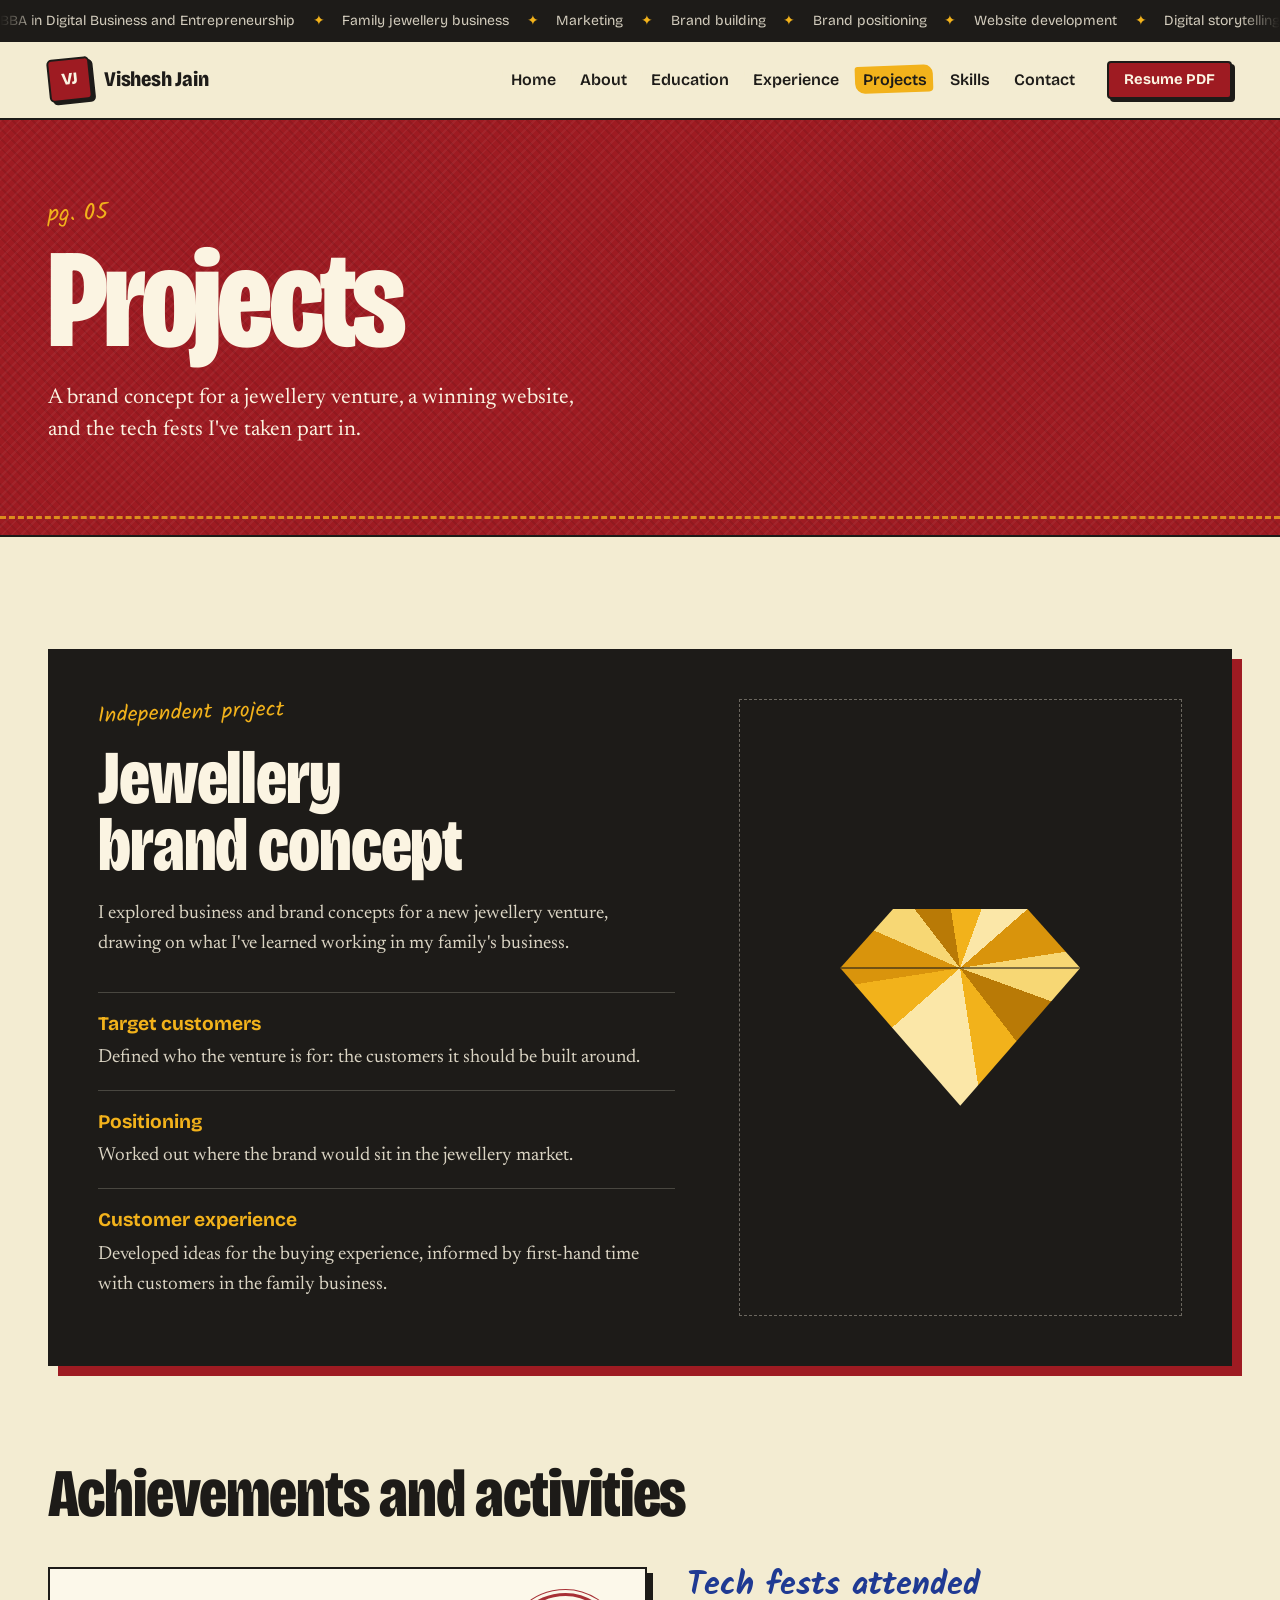
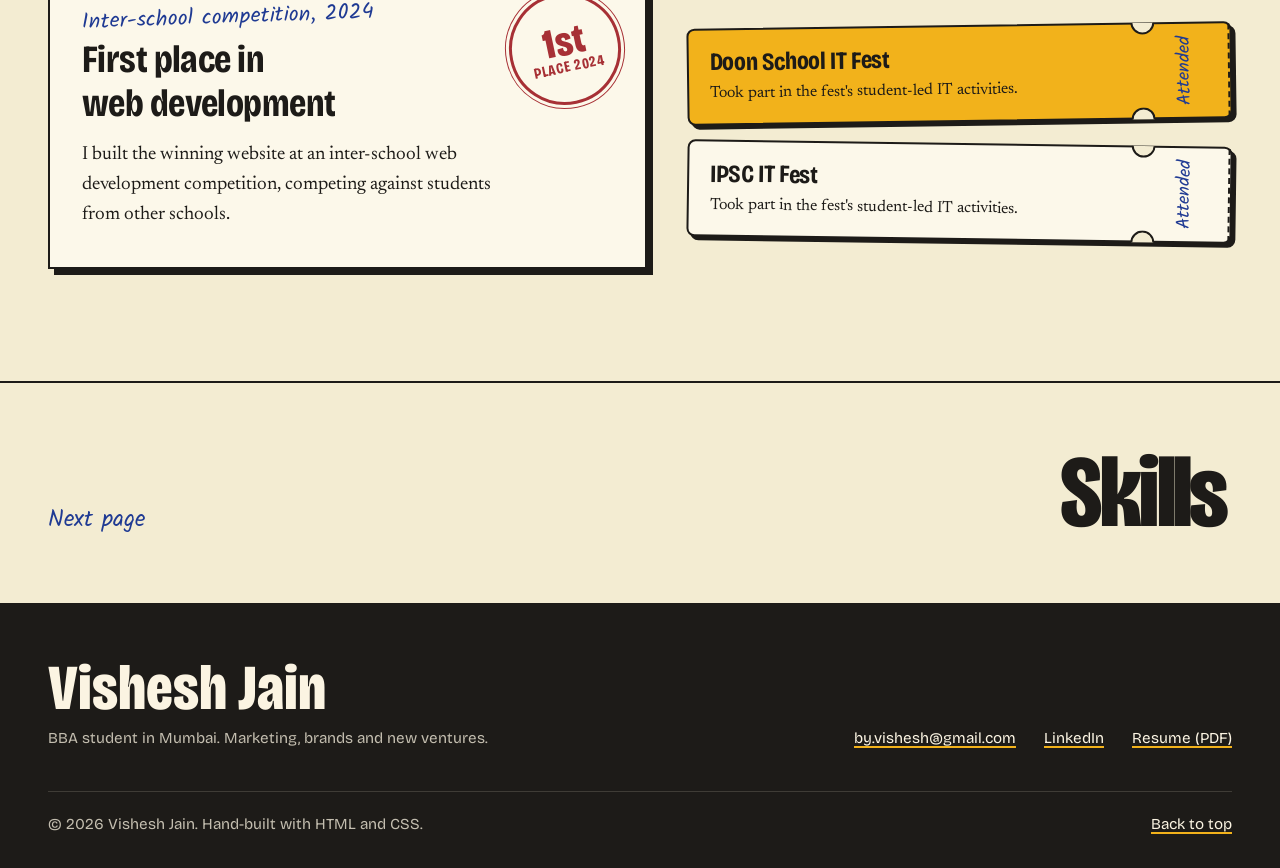
<file: projects.html>
<!DOCTYPE html>
<html lang="en">
<head>
  <meta charset="UTF-8">
  <meta name="viewport" content="width=device-width, initial-scale=1.0">
  <title>Projects | Vishesh Jain</title>
  <meta name="description" content="Projects and achievements of Vishesh Jain: a jewellery brand concept, first place in an inter-school web development competition, and two IT fests.">
  <meta name="theme-color" content="#9E1B22">
  <link rel="icon" href="images/favicon.svg" type="image/svg+xml">

  <link rel="preconnect" href="https://fonts.googleapis.com">
  <link rel="preconnect" href="https://fonts.gstatic.com" crossorigin>
  <link href="https://fonts.googleapis.com/css2?family=Bricolage+Grotesque:opsz,wdth,wght@12..96,75..100,400..800&family=Kalam:wght@400;700&family=Newsreader:ital,opsz,wght@0,6..72,400..700;1,6..72,400..700&display=swap" rel="stylesheet">

  <link rel="stylesheet" href="css/style.css">
</head>
<body id="top">
  <a class="skip-link" href="#main">Skip to content</a>

  <div class="ticker">
    <div class="ticker-window" aria-hidden="true">
      <div class="ticker-track">
        <ul>
          <li>BBA in Digital Business and Entrepreneurship</li>
          <li>Family jewellery business</li>
          <li>Marketing</li>
          <li>Brand building</li>
          <li>Brand positioning</li>
          <li>Website development</li>
          <li>Digital storytelling</li>
          <li>Entrepreneurship</li>
          <li>Customer experience</li>
          <li>Video editing</li>
          <li>Presentation design</li>
          <li>Generative AI tools</li>
        </ul>
        <ul>
          <li>BBA in Digital Business and Entrepreneurship</li>
          <li>Family jewellery business</li>
          <li>Marketing</li>
          <li>Brand building</li>
          <li>Brand positioning</li>
          <li>Website development</li>
          <li>Digital storytelling</li>
          <li>Entrepreneurship</li>
          <li>Customer experience</li>
          <li>Video editing</li>
          <li>Presentation design</li>
          <li>Generative AI tools</li>
        </ul>
      </div>
    </div>
  </div>

  <header class="site-header">
    <div class="wrap header-inner">
      <a class="brand" href="index.html"><span class="seal" aria-hidden="true">VJ</span><span class="brand-name">Vishesh Jain</span></a>
      <nav class="main-nav" aria-label="Main">
        <ul>
          <li><a href="index.html">Home</a></li>
          <li><a href="about.html">About</a></li>
          <li><a href="education.html">Education</a></li>
          <li><a href="experience.html">Experience</a></li>
          <li><a href="projects.html" aria-current="page">Projects</a></li>
          <li><a href="skills.html">Skills</a></li>
          <li><a href="contact.html">Contact</a></li>
        </ul>
      </nav>
      <a class="button button-red button-small" href="files/Vishesh_Jain_Resume.pdf" download>Resume PDF</a>
    </div>
  </header>

  <main id="main">

    <section class="masthead">
      <div class="wrap">
        <p class="folio">pg. 05</p>
        <h1>Projects</h1>
        <p class="masthead-lede">A brand concept for a jewellery venture, a winning website, and the tech fests I've taken part in.</p>
      </div>
    </section>

    <section class="section">
      <div class="wrap">

        <!-- Feature project -->
        <article class="case">
          <div>
            <p class="case-type">Independent project</p>
            <h2>Jewellery brand concept</h2>
            <p class="case-summary">I explored business and brand concepts for a new jewellery venture, drawing on what I've learned working in my family's business.</p>
            <dl class="case-parts">
              <div>
                <dt>Target customers</dt>
                <dd>Defined who the venture is for: the customers it should be built around.</dd>
              </div>
              <div>
                <dt>Positioning</dt>
                <dd>Worked out where the brand would sit in the jewellery market.</dd>
              </div>
              <div>
                <dt>Customer experience</dt>
                <dd>Developed ideas for the buying experience, informed by first-hand time with customers in the family business.</dd>
              </div>
            </dl>
          </div>
          <div class="case-visual" aria-hidden="true">
            <div class="gem"></div>
          </div>
        </article>

        <h2 class="section-title wins-title">Achievements and activities</h2>

        <div class="wins">
          <article class="win">
            <div class="stamp" aria-hidden="true"><strong>1st</strong><span>PLACE 2024</span></div>
            <p class="hand-note">Inter-school competition, 2024</p>
            <h3>First place in web development</h3>
            <p>I built the winning website at an inter-school web development competition, competing against students from other schools.</p>
          </article>

          <div class="tickets">
            <h3 class="hand-heading">Tech fests attended</h3>
            <ul class="ticket-list">
              <li class="ticket">
                <div class="ticket-body">
                  <h3>Doon School IT Fest</h3>
                  <p>Took part in the fest's student-led IT activities.</p>
                </div>
                <p class="ticket-stub">Attended</p>
              </li>
              <li class="ticket">
                <div class="ticket-body">
                  <h3>IPSC IT Fest</h3>
                  <p>Took part in the fest's student-led IT activities.</p>
                </div>
                <p class="ticket-stub">Attended</p>
              </li>
            </ul>
          </div>
        </div>

      </div>
    </section>

    <nav class="carry" aria-label="Next page">
      <div class="wrap">
        <a href="skills.html">
          <span class="carry-label">Next page</span>
          <span class="carry-name">Skills</span>
        </a>
      </div>
    </nav>

  </main>

  <footer class="site-footer">
    <div class="wrap">
      <div class="footer-grid">
        <div>
          <p class="footer-name">Vishesh Jain</p>
          <p class="footer-sub">BBA student in Mumbai. Marketing, brands and new ventures.</p>
        </div>
        <ul class="footer-links">
          <li><a href="mailto:by.vishesh@gmail.com">by.vishesh@gmail.com</a></li>
          <li><a href="https://www.linkedin.com/in/visheshjaiinn" target="_blank" rel="noopener">LinkedIn</a></li>
          <li><a href="files/Vishesh_Jain_Resume.pdf" download>Resume (PDF)</a></li>
        </ul>
      </div>
      <div class="footer-bottom">
        <p>&copy; 2026 Vishesh Jain. Hand-built with HTML and CSS.</p>
        <a href="#top">Back to top</a>
      </div>
    </div>
  </footer>
</body>
</html>
</file>
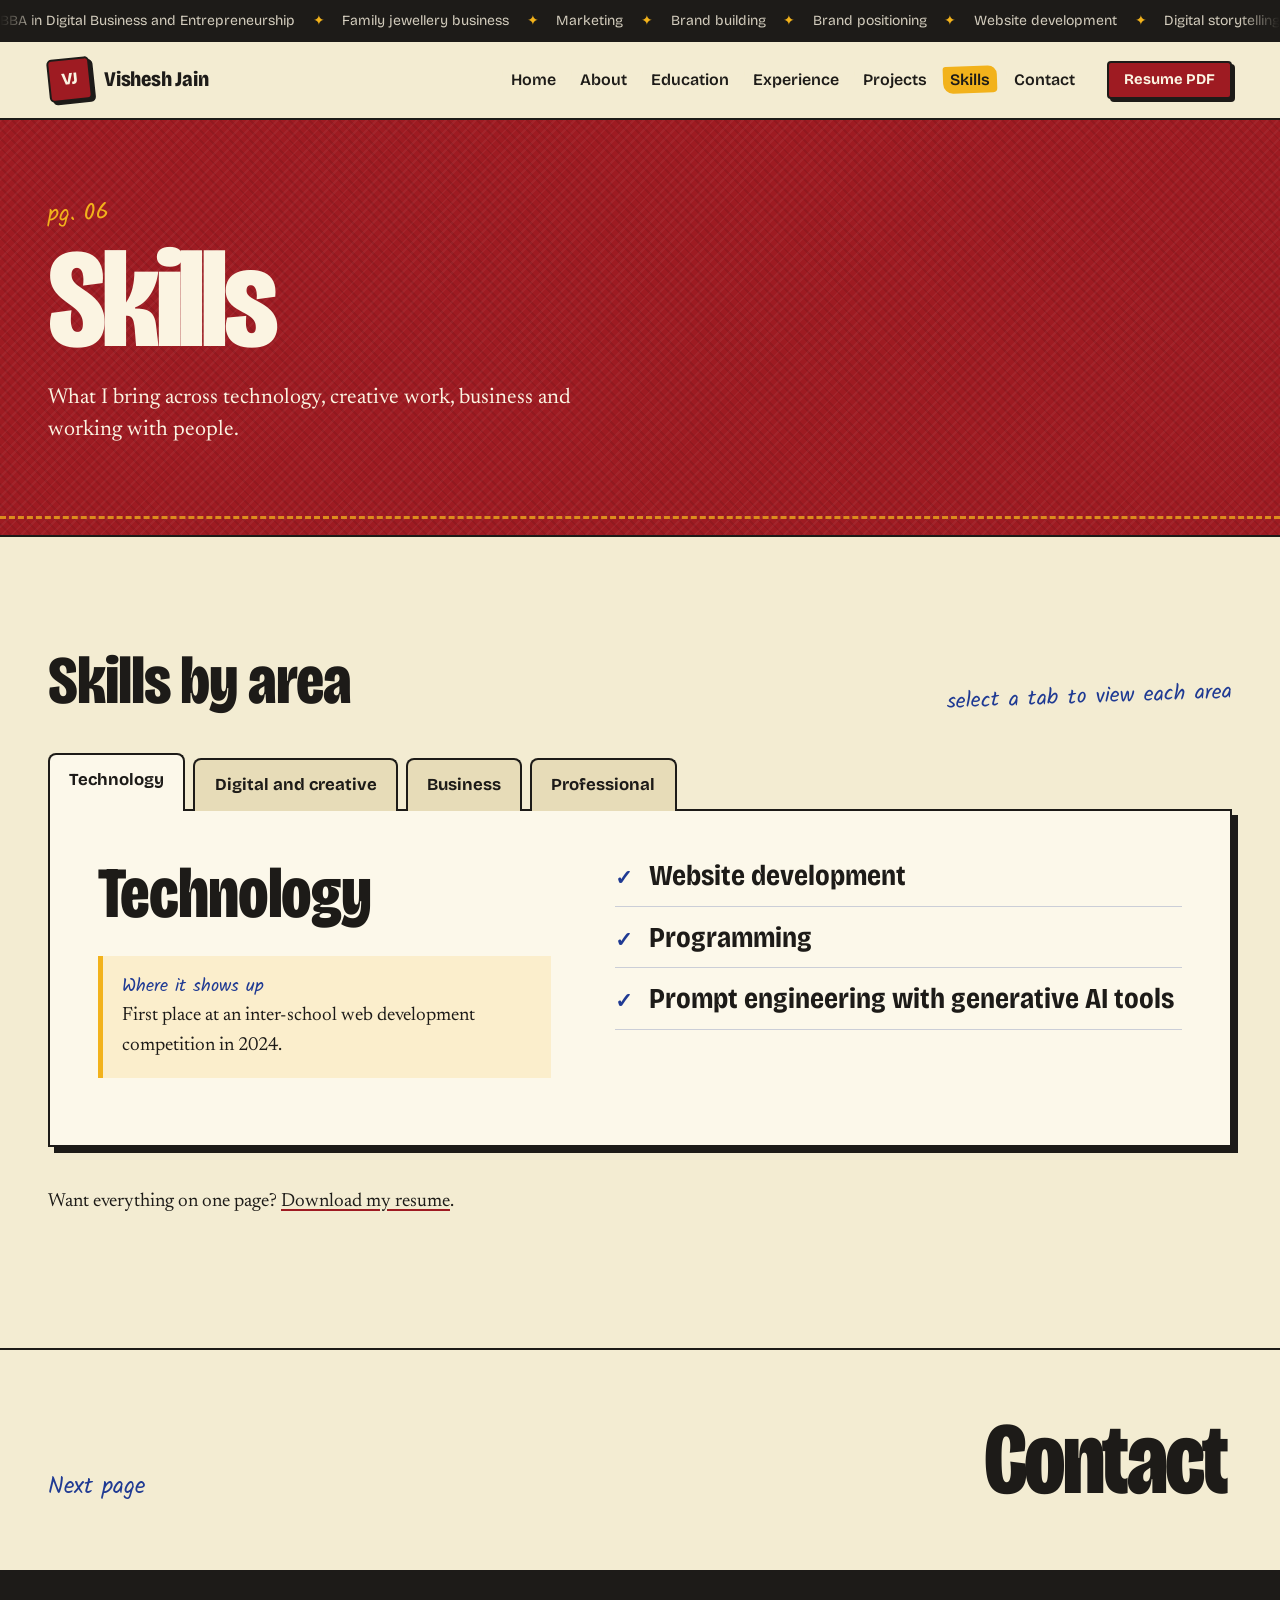
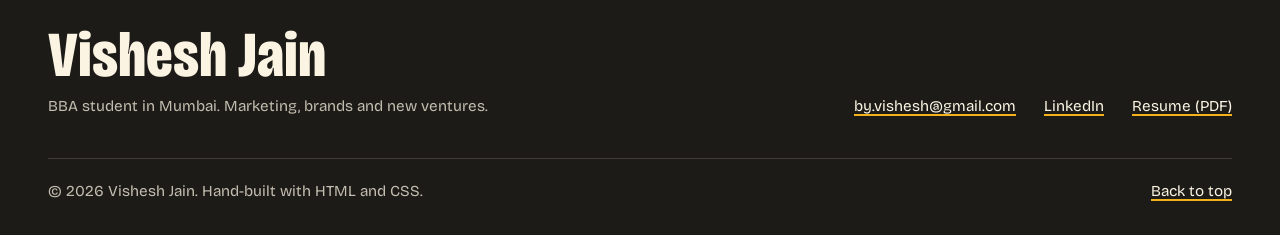
<file: skills.html>
<!DOCTYPE html>
<html lang="en">
<head>
  <meta charset="UTF-8">
  <meta name="viewport" content="width=device-width, initial-scale=1.0">
  <title>Skills | Vishesh Jain</title>
  <meta name="description" content="Skills of Vishesh Jain across technology, digital and creative work, business, and leadership.">
  <meta name="theme-color" content="#9E1B22">
  <link rel="icon" href="images/favicon.svg" type="image/svg+xml">

  <link rel="preconnect" href="https://fonts.googleapis.com">
  <link rel="preconnect" href="https://fonts.gstatic.com" crossorigin>
  <link href="https://fonts.googleapis.com/css2?family=Bricolage+Grotesque:opsz,wdth,wght@12..96,75..100,400..800&family=Kalam:wght@400;700&family=Newsreader:ital,opsz,wght@0,6..72,400..700;1,6..72,400..700&display=swap" rel="stylesheet">

  <link rel="stylesheet" href="css/style.css">
</head>
<body id="top">
  <a class="skip-link" href="#main">Skip to content</a>

  <div class="ticker">
    <div class="ticker-window" aria-hidden="true">
      <div class="ticker-track">
        <ul>
          <li>BBA in Digital Business and Entrepreneurship</li>
          <li>Family jewellery business</li>
          <li>Marketing</li>
          <li>Brand building</li>
          <li>Brand positioning</li>
          <li>Website development</li>
          <li>Digital storytelling</li>
          <li>Entrepreneurship</li>
          <li>Customer experience</li>
          <li>Video editing</li>
          <li>Presentation design</li>
          <li>Generative AI tools</li>
        </ul>
        <ul>
          <li>BBA in Digital Business and Entrepreneurship</li>
          <li>Family jewellery business</li>
          <li>Marketing</li>
          <li>Brand building</li>
          <li>Brand positioning</li>
          <li>Website development</li>
          <li>Digital storytelling</li>
          <li>Entrepreneurship</li>
          <li>Customer experience</li>
          <li>Video editing</li>
          <li>Presentation design</li>
          <li>Generative AI tools</li>
        </ul>
      </div>
    </div>
  </div>

  <header class="site-header">
    <div class="wrap header-inner">
      <a class="brand" href="index.html"><span class="seal" aria-hidden="true">VJ</span><span class="brand-name">Vishesh Jain</span></a>
      <nav class="main-nav" aria-label="Main">
        <ul>
          <li><a href="index.html">Home</a></li>
          <li><a href="about.html">About</a></li>
          <li><a href="education.html">Education</a></li>
          <li><a href="experience.html">Experience</a></li>
          <li><a href="projects.html">Projects</a></li>
          <li><a href="skills.html" aria-current="page">Skills</a></li>
          <li><a href="contact.html">Contact</a></li>
        </ul>
      </nav>
      <a class="button button-red button-small" href="files/Vishesh_Jain_Resume.pdf" download>Resume PDF</a>
    </div>
  </header>

  <main id="main">

    <section class="masthead">
      <div class="wrap">
        <p class="folio">pg. 06</p>
        <h1>Skills</h1>
        <p class="masthead-lede">What I bring across technology, creative work, business and working with people.</p>
      </div>
    </section>

    <section class="section">
      <div class="wrap">

        <div class="section-head">
          <h2 class="section-title">Skills by area</h2>
          <p class="hand-note">select a tab to view each area</p>
        </div>

        <!-- CSS-only tabs: each radio button controls one panel -->
        <div class="tabs">
          <input class="tab-input" type="radio" name="skill-tab" id="tab-tech" checked>
          <input class="tab-input" type="radio" name="skill-tab" id="tab-creative">
          <input class="tab-input" type="radio" name="skill-tab" id="tab-business">
          <input class="tab-input" type="radio" name="skill-tab" id="tab-pro">

          <div class="tab-labels">
            <label for="tab-tech">Technology</label>
            <label for="tab-creative">Digital and creative</label>
            <label for="tab-business">Business</label>
            <label for="tab-pro">Professional</label>
          </div>

          <div class="tab-panels">
            <section class="tab-panel" id="panel-tech" aria-labelledby="h-tech">
              <div>
                <h2 id="h-tech">Technology</h2>
                <p class="shows-up"><span>Where it shows up</span>First place at an inter-school web development competition in 2024.</p>
              </div>
              <ul class="skill-list">
                <li>Website development</li>
                <li>Programming</li>
                <li>Prompt engineering with generative AI tools</li>
              </ul>
            </section>

            <section class="tab-panel" id="panel-creative" aria-labelledby="h-creative">
              <div>
                <h2 id="h-creative">Digital and creative</h2>
                <p class="shows-up"><span>Where it shows up</span>Content creation and presentation work.</p>
              </div>
              <ul class="skill-list">
                <li>Video editing</li>
                <li>Presentation design</li>
                <li>Content planning</li>
              </ul>
            </section>

            <section class="tab-panel" id="panel-business" aria-labelledby="h-business">
              <div>
                <h2 id="h-business">Business</h2>
                <p class="shows-up"><span>Where it shows up</span>The family jewellery business, and my jewellery brand concept.</p>
              </div>
              <ul class="skill-list">
                <li>Marketing</li>
                <li>Brand positioning</li>
                <li>Business idea development</li>
                <li>Customer experience</li>
              </ul>
            </section>

            <section class="tab-panel" id="panel-pro" aria-labelledby="h-pro">
              <div>
                <h2 id="h-pro">Professional</h2>
                <p class="shows-up"><span>Where it shows up</span>Co-leading the Technicals department at Tremor, and working with its PR team.</p>
              </div>
              <ul class="skill-list">
                <li>Leadership</li>
                <li>Team coordination</li>
                <li>Communication</li>
                <li>Creative thinking</li>
                <li>Initiative</li>
              </ul>
            </section>
          </div>
        </div>

        <p class="skills-foot">Want everything on one page? <a href="files/Vishesh_Jain_Resume.pdf" download>Download my resume</a>.</p>

      </div>
    </section>

    <nav class="carry" aria-label="Next page">
      <div class="wrap">
        <a href="contact.html">
          <span class="carry-label">Next page</span>
          <span class="carry-name">Contact</span>
        </a>
      </div>
    </nav>

  </main>

  <footer class="site-footer">
    <div class="wrap">
      <div class="footer-grid">
        <div>
          <p class="footer-name">Vishesh Jain</p>
          <p class="footer-sub">BBA student in Mumbai. Marketing, brands and new ventures.</p>
        </div>
        <ul class="footer-links">
          <li><a href="mailto:by.vishesh@gmail.com">by.vishesh@gmail.com</a></li>
          <li><a href="https://www.linkedin.com/in/visheshjaiinn" target="_blank" rel="noopener">LinkedIn</a></li>
          <li><a href="files/Vishesh_Jain_Resume.pdf" download>Resume (PDF)</a></li>
        </ul>
      </div>
      <div class="footer-bottom">
        <p>&copy; 2026 Vishesh Jain. Hand-built with HTML and CSS.</p>
        <a href="#top">Back to top</a>
      </div>
    </div>
  </footer>
</body>
</html>
</file>
<file: css/style.css>
/* =============================================================
   Vishesh Jain | Personal resume website
   -------------------------------------------------------------
   Design: a business ledger meets the browser.
   Cloth-bound red, ledger paper, fountain-pen blue and a marigold
   highlighter, with dates kept in a ledger-style margin column.

   Contents
    1. Design tokens
    2. Base element styles
    3. Utilities
    4. Ticker bar
    5. Header and navigation
    6. Buttons and links
    7. Home: hero and ledger
    8. Home: totals
    9. Home: experience areas (with CSS-drawn icons)
   10. Call-to-action band
   11. Inner page masthead
   12. About
   13. Education
   14. Experience
   15. Projects
   16. Skills tabs (CSS only, no JavaScript)
   17. Contact
   18. Carried-forward link and footer
   19. Responsive rules
   20. Motion preferences
   ============================================================= */


/* ---------- 1. Design tokens ---------- */
:root {
  /* colour */
  --red: #9E1B22;          /* ledger-cover red */
  --red-deep: #7C141A;
  --paper: #F3ECD2;        /* ledger paper: page background */
  --paper-deep: #E7DCB8;
  --sheet: #FCF8EA;        /* lighter sheets laid on the paper */
  --ink: #1D1B18;          /* black ink */
  --ink-soft: #5A5246;
  --blue: #1F3A93;         /* fountain-pen blue: notes and rules */
  --rule: rgba(31, 58, 147, 0.22);
  --margin-red: rgba(158, 27, 34, 0.65);
  --marigold: #F2B21B;     /* highlighter */
  --cream: #FBF4E2;        /* text on red */

  /* type */
  --font-display: "Bricolage Grotesque", "Arial Narrow", "Helvetica Neue", Arial, sans-serif;
  --font-body: "Newsreader", Georgia, "Times New Roman", serif;
  --font-hand: "Kalam", "Segoe Print", "Bradley Hand", cursive;

  /* the woven cloth texture, built only from gradients */
  --cloth:
    repeating-linear-gradient(45deg, rgba(0, 0, 0, 0.08) 0 2px, transparent 2px 7px),
    repeating-linear-gradient(-45deg, rgba(255, 255, 255, 0.045) 0 2px, transparent 2px 7px);

  /* depth: hard, printed shadows instead of soft blur */
  --shadow: 6px 6px 0 var(--ink);
  --shadow-small: 4px 4px 0 var(--ink);

  --page-width: 74rem;
  --space-section: clamp(4rem, 9vw, 7rem);
}


/* ---------- 2. Base element styles ---------- */
*,
*::before,
*::after {
  box-sizing: border-box;
}

html {
  -webkit-text-size-adjust: 100%;
  scroll-behavior: smooth;
}

body {
  margin: 0;
  background-color: var(--paper);
  color: var(--ink);
  font-family: var(--font-body);
  font-size: 1.1875rem;
  line-height: 1.6;
  font-optical-sizing: auto;
  -webkit-font-smoothing: antialiased;
}

h1,
h2,
h3 {
  margin: 0;
  font-family: var(--font-display);
  font-weight: 800;
  line-height: 0.95;
  letter-spacing: -0.015em;
  text-wrap: balance;
}

h3 {
  font-weight: 700;
  line-height: 1.15;
}

p {
  margin: 0 0 1em;
  max-width: 62ch;
}

ul,
ol {
  margin: 0;
  padding: 0;
  list-style: none;
}

figure {
  margin: 0;
}

table {
  width: 100%;
  border-collapse: collapse;
}

a {
  color: inherit;
  text-decoration-color: var(--red);
  text-decoration-thickness: 2px;
  text-underline-offset: 0.18em;
}

a:hover {
  color: var(--red);
}

:focus-visible {
  outline: 3px solid var(--blue);
  outline-offset: 3px;
}

::selection {
  background: var(--marigold);
  color: var(--ink);
}


/* ---------- 3. Utilities ---------- */
.wrap {
  width: min(100% - 2.5rem, var(--page-width));
  margin-inline: auto;
}

.section {
  padding-block: var(--space-section);
}

.section-head {
  display: flex;
  flex-wrap: wrap;
  align-items: baseline;
  justify-content: space-between;
  gap: 0.75rem 2rem;
  margin-bottom: 2.5rem;
}

.section-title {
  font-size: clamp(2.5rem, 5.5vw, 4.25rem);
  font-stretch: 75%;
}

.hand-heading {
  font-family: var(--font-hand);
  font-size: clamp(1.6rem, 2.6vw, 2rem);
  font-weight: 700;
  color: var(--blue);
  letter-spacing: 0;
  line-height: 1.2;
}

.hand-note {
  margin: 0;
  font-family: var(--font-hand);
  font-size: 1.35rem;
  line-height: 1.3;
  color: var(--blue);
  rotate: -2deg;
}

/* highlighter stroke behind a phrase */
.mark {
  padding-inline: 0.12em;
  background: linear-gradient(transparent 52%, rgba(242, 178, 27, 0.75) 52%, rgba(242, 178, 27, 0.75) 92%, transparent 92%);
  -webkit-box-decoration-break: clone;
  box-decoration-break: clone;
}

.nowrap {
  white-space: nowrap;
}

.visually-hidden {
  position: absolute !important;
  width: 1px;
  height: 1px;
  overflow: hidden;
  clip-path: inset(50%);
  white-space: nowrap;
}

.skip-link {
  position: absolute;
  top: -4rem;
  left: 1rem;
  z-index: 100;
  padding: 0.6rem 1rem;
  border: 2px solid var(--ink);
  background: var(--marigold);
  color: var(--ink);
  font-family: var(--font-display);
  font-weight: 700;
  text-decoration: none;
}

.skip-link:focus {
  top: 1rem;
}


/* ---------- 4. Ticker bar ---------- */
.ticker {
  display: flex;
  align-items: center;
  height: 2.6rem;
  overflow: hidden;
  background-color: var(--ink);
  color: var(--cream);
  font-family: var(--font-display);
  font-size: 0.875rem;
}

.ticker-window {
  flex: 1;
  min-width: 0;
  overflow: hidden;
  -webkit-mask-image: linear-gradient(to right, transparent, #000 2.5rem, #000 calc(100% - 2.5rem), transparent);
  mask-image: linear-gradient(to right, transparent, #000 2.5rem, #000 calc(100% - 2.5rem), transparent);
}

/* two identical lists side by side; sliding by half loops seamlessly */
.ticker-track {
  display: flex;
  width: max-content;
  animation: ticker 55s linear infinite;
}

.ticker:hover .ticker-track {
  animation-play-state: paused;
}

.ticker-track ul {
  display: flex;
  flex-shrink: 0;
}

.ticker-track li {
  white-space: nowrap;
  color: rgba(251, 244, 226, 0.82);
}

.ticker-track li::after {
  content: "✦";
  margin-inline: 1.1rem;
  color: var(--marigold);
}

@keyframes ticker {
  to { transform: translateX(-50%); }
}


/* ---------- 5. Header and navigation ---------- */
.site-header {
  position: sticky;
  top: 0;
  z-index: 50;
  background-color: var(--paper);
  border-bottom: 2px solid var(--ink);
}

.header-inner {
  display: flex;
  align-items: center;
  gap: 1.25rem;
  min-height: 4.75rem;
}

.brand {
  display: flex;
  align-items: center;
  gap: 0.8rem;
  margin-right: auto;
  color: var(--ink);
  text-decoration: none;
}

.brand:hover {
  color: var(--ink);
}

/* the monogram is pressed like a seal */
.seal {
  display: grid;
  place-items: center;
  width: 2.7rem;
  height: 2.7rem;
  border: 2px solid var(--ink);
  border-radius: 5px;
  background: var(--red);
  color: var(--cream);
  font-family: var(--font-display);
  font-size: 1.05rem;
  font-weight: 800;
  box-shadow: 3px 3px 0 var(--ink);
  rotate: -6deg;
  transition: rotate 0.2s ease;
}

.brand:hover .seal {
  rotate: 0deg;
}

.brand-name {
  font-family: var(--font-display);
  font-size: 1.3rem;
  font-weight: 800;
  font-stretch: 85%;
  letter-spacing: -0.01em;
}

.main-nav ul {
  display: flex;
  flex-wrap: wrap;
  gap: 0.1rem;
}

.main-nav a {
  position: relative;
  isolation: isolate;
  display: block;
  padding: 0.45rem 0.7rem;
  color: var(--ink);
  font-family: var(--font-display);
  font-size: 1rem;
  font-weight: 600;
  text-decoration: none;
  white-space: nowrap;
}

/* a marigold highlighter stroke marks the current page */
.main-nav a::before {
  content: "";
  position: absolute;
  inset: 0.45rem 0.25rem 0.35rem;
  z-index: -1;
  border-radius: 3px 9px 4px 10px;
  background: var(--marigold);
  rotate: -2deg;
  transform: scaleX(0);
  transform-origin: left center;
  transition: transform 0.25s ease, opacity 0.25s ease;
}

.main-nav a:hover {
  color: var(--ink);
}

.main-nav a:hover::before {
  opacity: 0.45;
  transform: scaleX(1);
}

.main-nav a[aria-current="page"]::before {
  opacity: 1;
  transform: scaleX(1);
}


/* ---------- 6. Buttons and links ---------- */
.button {
  display: inline-flex;
  align-items: center;
  justify-content: center;
  padding: 0.85rem 1.35rem;
  border: 2px solid var(--ink);
  border-radius: 4px;
  font-family: var(--font-display);
  font-size: 1rem;
  font-weight: 700;
  line-height: 1;
  text-decoration: none;
  white-space: nowrap;
  cursor: pointer;
  box-shadow: var(--shadow-small);
  transition: transform 0.15s ease, box-shadow 0.15s ease;
}

.button:hover {
  transform: translate(-2px, -2px);
  box-shadow: 6px 6px 0 var(--ink);
}

.button:active {
  transform: translate(2px, 2px);
  box-shadow: 1px 1px 0 var(--ink);
}

.button-red {
  background-color: var(--red);
  color: var(--cream);
}

.button-red:hover {
  color: var(--cream);
}

.button-marigold {
  background-color: var(--marigold);
  color: var(--ink);
}

.button-marigold:hover {
  color: var(--ink);
}

.button-paper {
  background-color: var(--sheet);
  color: var(--ink);
}

.button-paper:hover {
  color: var(--ink);
}

.button-small {
  padding: 0.6rem 0.95rem;
  font-size: 0.92rem;
  box-shadow: 3px 3px 0 var(--ink);
}

.button-row {
  display: flex;
  flex-wrap: wrap;
  gap: 0.9rem;
  margin-top: 2rem;
}

.text-link {
  font-family: var(--font-display);
  font-weight: 700;
  font-size: 1.02rem;
}


/* ---------- 7. Home: hero and ledger ---------- */
.hero {
  padding-block: clamp(2.75rem, 6vw, 5rem) clamp(4rem, 8vw, 6.5rem);
  overflow: hidden;
  background-color: var(--red);
  background-image: var(--cloth);
  color: var(--cream);
  border-bottom: 2px solid var(--ink);
}

.hero :focus-visible,
.masthead :focus-visible,
.talk-shop :focus-visible {
  outline-color: var(--marigold);
}

.hero-hello {
  margin: 0 0 0.3rem;
  font-family: var(--font-hand);
  font-size: clamp(1.5rem, 2.6vw, 2rem);
  color: var(--marigold);
  rotate: -3deg;
  transform-origin: left center;
}

.hero-name {
  margin-bottom: 1.75rem;
  font-size: clamp(4.5rem, 9vw, 8.5rem);
  font-stretch: 75%;
  font-weight: 800;
  line-height: 0.8;
  letter-spacing: -0.03em;
  color: var(--cream);
}

.hero-name span {
  display: block;
}

.hero-grid {
  display: grid;
  grid-template-columns: minmax(0, 1.05fr) minmax(0, 1fr);
  gap: clamp(2.5rem, 6vw, 5rem);
  align-items: start;
}

.hero .ledger {
  margin-top: clamp(1rem, 4vw, 3.5rem);
}

.hero-hook {
  max-width: 17ch;
  margin-bottom: 1.5rem;
  font-family: var(--font-body);
  font-size: clamp(1.85rem, 3.8vw, 3rem);
  font-style: italic;
  font-weight: 400;
  line-height: 1.02;
  color: var(--marigold);
}

.hero-intro p:not(.hero-hook) {
  max-width: 36ch;
  font-size: 1.3rem;
  line-height: 1.5;
}

/* the open ledger page */
.ledger {
  position: relative;
  padding: 1.6rem 1.6rem 1.4rem;
  background-color: var(--sheet);
  color: var(--ink);
  border: 2px solid var(--ink);
  box-shadow: 10px 10px 0 var(--ink);
  rotate: 1.5deg;
}

/* a strip of marigold tape holding the page down */
.ledger::before {
  content: "";
  position: absolute;
  top: -0.9rem;
  left: 50%;
  width: 7rem;
  height: 1.6rem;
  translate: -50% 0;
  rotate: -3deg;
  background: rgba(242, 178, 27, 0.85);
  border: 1px solid rgba(29, 27, 24, 0.2);
}

.ledger-title {
  display: flex;
  align-items: baseline;
  justify-content: space-between;
  gap: 1rem;
  margin-bottom: 0.8rem;
  font-family: var(--font-hand);
  font-size: 1.65rem;
  line-height: 1.2;
  color: var(--blue);
}

.ledger-title small {
  font-family: var(--font-display);
  font-size: 0.82rem;
  font-weight: 600;
  color: var(--ink-soft);
}

.ledger-table th {
  padding: 0.35rem 0.7rem;
  border-bottom: 2px solid var(--ink);
  color: var(--ink-soft);
  font-family: var(--font-display);
  font-size: 0.82rem;
  font-weight: 700;
  text-align: left;
}

.ledger-table td {
  padding: 0.6rem 0.7rem;
  border-bottom: 1px solid var(--rule);
  font-size: 1.05rem;
  line-height: 1.35;
  vertical-align: top;
}

/* the date column, closed off by a double red margin line */
.ledger-table th:first-child,
.ledger-table td:first-child {
  width: 5.4rem;
  border-right: 3px double var(--margin-red);
}

.ledger-table td:first-child {
  color: var(--red);
  font-family: var(--font-display);
  font-weight: 700;
  font-variant-numeric: tabular-nums;
}

.ledger-foot {
  margin: 1.1rem 0 0;
  font-family: var(--font-hand);
  font-size: 1.3rem;
  color: var(--blue);
}

/* accounting convention: a total is double-underlined */
.ledger-foot a {
  color: var(--blue);
  text-decoration: none;
  border-bottom: 4px double var(--blue);
}

.ledger-foot a:hover {
  color: var(--red);
  border-bottom-color: var(--red);
}

/* entries are "written in" one after another on page load */
.ledger-table tbody td {
  animation: write-in 0.55s ease-out both;
}

.ledger-table tbody tr:nth-child(1) td { animation-delay: 0.3s; }
.ledger-table tbody tr:nth-child(2) td { animation-delay: 0.65s; }
.ledger-table tbody tr:nth-child(3) td { animation-delay: 1s; }
.ledger-table tbody tr:nth-child(4) td { animation-delay: 1.35s; }
.ledger-table tbody tr:nth-child(5) td { animation-delay: 1.7s; }

.ledger-foot {
  animation: write-in 0.6s ease-out 2.1s both;
}

@keyframes write-in {
  from { clip-path: inset(0 100% 0 0); }
  to   { clip-path: inset(0 0 0 0); }
}


/* ---------- 8. Home: totals ---------- */
.totals {
  padding-block: clamp(3rem, 6vw, 4.5rem);
  border-bottom: 2px solid var(--ink);
}

.totals .hand-heading {
  margin-bottom: 1.75rem;
}

.totals-grid {
  display: grid;
  grid-template-columns: repeat(4, minmax(0, 1fr));
}

.totals-grid li {
  padding-inline: 1.5rem;
  border-left: 1px solid var(--rule);
}

.totals-grid li:first-child {
  padding-left: 0;
  border-left: 0;
}

.figure {
  display: inline-block;
  margin-bottom: 0.9rem;
  padding-bottom: 0.1rem;
  border-bottom: 6px double var(--ink);
  color: var(--red);
  font-family: var(--font-display);
  font-size: clamp(3.5rem, 6vw, 5rem);
  font-stretch: 75%;
  font-weight: 800;
  line-height: 0.9;
}

.figure-label {
  display: block;
  max-width: 22ch;
  color: var(--ink-soft);
  font-size: 1.05rem;
  line-height: 1.4;
}


/* ---------- 9. Home: experience areas ---------- */
.places {
  display: grid;
  grid-template-columns: repeat(3, minmax(0, 1fr));
  border-top: 2px solid var(--ink);
  border-bottom: 2px solid var(--ink);
}

.place {
  padding: 2.25rem 2rem 2.5rem;
  border-left: 2px solid var(--ink);
}

.place:first-child {
  padding-left: 0;
  border-left: 0;
}

.place:last-child {
  padding-right: 0;
}

.place h3 {
  margin: 1.5rem 0 0.8rem;
  font-size: 2rem;
  font-stretch: 80%;
}

.place p {
  font-size: 1.1rem;
}

/* Icons drawn with CSS only: no image files */
.icon {
  position: relative;
  width: 4.5rem;
  height: 4.5rem;
  flex-shrink: 0;
}

/* a ring with a stone: the family jewellery business */
.icon-ring::before {
  content: "";
  position: absolute;
  right: 0.7rem;
  bottom: 0.2rem;
  left: 0.7rem;
  height: 3rem;
  border: 5px solid var(--marigold);
  border-radius: 50%;
  box-shadow: 0 0 0 2px var(--ink), inset 0 0 0 2px var(--ink);
}

.icon-ring::after {
  content: "";
  position: absolute;
  top: 0.15rem;
  left: 50%;
  width: 1.55rem;
  height: 1.55rem;
  translate: -50% 0;
  rotate: 45deg;
  background: var(--red);
  border: 2px solid var(--ink);
}

/* a browser window: web and digital work */
.icon-browser::before {
  content: "";
  position: absolute;
  inset: 0.6rem 0 0.4rem;
  border: 2px solid var(--ink);
  border-radius: 5px;
  background:
    linear-gradient(var(--marigold), var(--marigold)) 0.6rem 1.6rem / 45% 0.35rem no-repeat,
    linear-gradient(var(--rule), var(--rule)) 0.6rem 2.25rem / 70% 0.3rem no-repeat,
    linear-gradient(var(--blue) 0 0.9rem, var(--sheet) 0.9rem);
  box-shadow: 3px 3px 0 var(--ink);
}

.icon-browser::after {
  content: "";
  position: absolute;
  top: 0.95rem;
  left: 0.45rem;
  width: 0.35rem;
  height: 0.35rem;
  border-radius: 50%;
  background: var(--marigold);
  box-shadow: 0.55rem 0 0 var(--cream), 1.1rem 0 0 var(--cream);
}

/* a spotlight on a stage: leadership at the fest */
.icon-spot {
  border-bottom: 3px solid var(--ink);
}

.icon-spot::before {
  content: "";
  position: absolute;
  top: 0;
  left: 50%;
  z-index: 1;
  width: 1.4rem;
  height: 1.1rem;
  translate: -50% 0;
  border-radius: 4px 4px 2px 2px;
  background: var(--ink);
}

.icon-spot::after {
  content: "";
  position: absolute;
  top: 0.9rem;
  right: 0;
  bottom: 0;
  left: 0;
  background: linear-gradient(rgba(242, 178, 27, 1), rgba(242, 178, 27, 0.35));
  clip-path: polygon(38% 0, 62% 0, 100% 100%, 0 100%);
}


/* ---------- 10. Call-to-action band ---------- */
.talk-shop {
  padding-block: var(--space-section);
  background-color: var(--red);
  background-image: var(--cloth);
  color: var(--cream);
}

.talk-grid {
  display: grid;
  grid-template-columns: minmax(0, 1.2fr) minmax(0, 1fr);
  gap: 2rem 4rem;
  align-items: end;
}

.talk-shop h2 {
  font-size: clamp(3.75rem, 10vw, 8.5rem);
  font-stretch: 75%;
  line-height: 0.82;
  color: var(--cream);
}

.talk-shop p {
  font-size: 1.3rem;
}

.talk-shop .button-row {
  margin-top: 0.5rem;
}


/* ---------- 11. Inner page masthead ---------- */
.masthead {
  position: relative;
  padding-block: clamp(2.75rem, 6vw, 4.75rem) clamp(3.75rem, 7vw, 5.5rem);
  background-color: var(--red);
  background-image: var(--cloth);
  color: var(--cream);
  border-bottom: 2px solid var(--ink);
}

/* a stitched binding along the bottom edge */
.masthead::after {
  content: "";
  position: absolute;
  right: 0;
  bottom: 1rem;
  left: 0;
  border-bottom: 3px dashed rgba(242, 178, 27, 0.75);
}

.folio {
  margin: 0 0 0.6rem;
  font-family: var(--font-hand);
  font-size: 1.45rem;
  color: var(--marigold);
  rotate: -2deg;
  transform-origin: left center;
}

.masthead h1 {
  font-size: clamp(3.75rem, 11vw, 9rem);
  font-stretch: 75%;
  line-height: 0.82;
  letter-spacing: -0.03em;
}

.masthead-lede {
  max-width: 44ch;
  margin: 1.5rem 0 0;
  font-size: 1.35rem;
  line-height: 1.5;
}


/* ---------- 12. About ---------- */
.about-grid {
  display: grid;
  grid-template-columns: minmax(0, 1.6fr) minmax(0, 1fr);
  gap: clamp(2.5rem, 6vw, 5rem);
  align-items: start;
}

.lead {
  margin-bottom: 2.5rem;
  font-size: clamp(1.5rem, 2.6vw, 1.95rem);
  line-height: 1.35;
}

.story {
  display: grid;
  grid-template-columns: 4.5rem minmax(0, 1fr);
  gap: 0 1.75rem;
  padding-top: 2.25rem;
  margin-top: 2.25rem;
  border-top: 2px solid var(--ink);
}

.story h2 {
  margin: 0.4rem 0 1rem;
  font-size: clamp(2rem, 3.6vw, 2.75rem);
  font-stretch: 80%;
}

/* the index card, with a ledger's double red margin line */
.index-card {
  position: sticky;
  top: 7rem;
  padding: 1.6rem 1.6rem 1.8rem 3.6rem;
  background-color: var(--sheet);
  background-image: linear-gradient(to right,
    transparent 2.4rem,
    var(--margin-red) 2.4rem, var(--margin-red) calc(2.4rem + 1px),
    transparent calc(2.4rem + 1px), transparent calc(2.4rem + 4px),
    var(--margin-red) calc(2.4rem + 4px), var(--margin-red) calc(2.4rem + 5px),
    transparent calc(2.4rem + 5px));
  border: 2px solid var(--ink);
  box-shadow: var(--shadow);
  rotate: -1deg;
}

.index-card .hand-heading {
  margin-bottom: 1rem;
}

.glance {
  margin: 0 0 1.75rem;
}

.glance div {
  padding-block: 0.8rem;
  border-bottom: 1px solid var(--rule);
}

.glance dt {
  font-family: var(--font-display);
  font-size: 0.85rem;
  font-weight: 700;
  color: var(--ink-soft);
}

.glance dd {
  margin: 0.15rem 0 0;
  font-size: 1.05rem;
  line-height: 1.4;
}

.tags {
  display: flex;
  flex-wrap: wrap;
  gap: 0.45rem;
  margin-top: 0.4rem;
}

.tags li {
  padding: 0.15rem 0.65rem;
  border: 1.5px solid var(--ink);
  border-radius: 999px;
  background: var(--paper);
  font-family: var(--font-display);
  font-size: 0.88rem;
  font-weight: 600;
}

.tags li:nth-child(odd) {
  background: var(--marigold);
}


/* ---------- 13. Education ---------- */
/* a small chart: two programmes running at the same time */
.overlap {
  display: grid;
  grid-template-columns: 1fr 1fr;
  row-gap: 0.9rem;
  padding: 2rem 2rem 1.75rem;
  background-color: var(--sheet);
  border: 2px solid var(--ink);
  box-shadow: var(--shadow);
}

.overlap-axis {
  position: relative;
  display: grid;
  grid-column: 1 / -1;
  grid-template-columns: 1fr 1fr;
  padding-bottom: 0.4rem;
  border-bottom: 2px solid var(--ink);
  color: var(--ink-soft);
  font-family: var(--font-display);
  font-weight: 700;
}

.overlap-axis span {
  padding-left: 0.5rem;
  border-left: 2px solid var(--ink);
}

.overlap-axis span:last-child {
  position: absolute;
  top: 0;
  right: 0;
  padding: 0 0.5rem 0 0;
  border-left: 0;
  border-right: 2px solid var(--ink);
}

.bar {
  max-width: none;
  margin: 0;
  padding: 0.85rem 1rem;
  border-left: 6px solid var(--ink);
  color: var(--cream);
  font-family: var(--font-display);
  font-size: 1.05rem;
  font-weight: 700;
  line-height: 1.25;
}

/* both bars run right up to "now" */
.bar-hinduja {
  grid-column: 1 / 3;
  background-color: var(--blue);
}

.bar-iimb {
  grid-column: 2 / 3;
  background-color: var(--red);
}

.overlap-bracket {
  grid-column: 2 / 3;
  height: 0.8rem;
  border: 2px solid var(--blue);
  border-top: 0;
}

.overlap-note {
  grid-column: 2 / 3;
  justify-self: center;
}

.record-title {
  margin: clamp(4rem, 8vw, 6rem) 0 2rem;
}

.record {
  background-color: var(--sheet);
  border: 2px solid var(--ink);
  box-shadow: var(--shadow);
}

.record th {
  padding: 0.85rem 1.1rem;
  border-bottom: 2px solid var(--ink);
  background-color: var(--paper-deep);
  color: var(--blue);
  font-family: var(--font-hand);
  font-size: 1.2rem;
  font-weight: 400;
  text-align: left;
}

.record td {
  padding: 1.1rem;
  border-bottom: 1px solid var(--rule);
  font-size: 1.08rem;
  line-height: 1.4;
  vertical-align: top;
}

.record tbody tr:last-child td {
  border-bottom: 0;
}

.record th:first-child,
.record td:first-child {
  border-right: 3px double var(--margin-red);
}

.record td:first-child {
  color: var(--red);
  font-family: var(--font-display);
  font-weight: 700;
  white-space: nowrap;
}

.record strong {
  display: block;
  font-family: var(--font-display);
  font-size: 1.15rem;
  line-height: 1.25;
}


/* ---------- 14. Experience ---------- */
.account {
  padding: clamp(1.5rem, 4vw, 2.75rem);
  background-color: var(--sheet);
  border: 2px solid var(--ink);
  box-shadow: var(--shadow);
}

.account + .account {
  margin-top: 3.5rem;
}

.account-head {
  display: flex;
  flex-wrap: wrap;
  align-items: flex-end;
  justify-content: space-between;
  gap: 0.75rem 2rem;
  padding-bottom: 1.25rem;
  border-bottom: 2px solid var(--ink);
}

.account-head h2 {
  font-size: clamp(2.5rem, 5.5vw, 4rem);
  font-stretch: 75%;
}

.account-sub {
  margin: 0.5rem 0 0;
  color: var(--ink-soft);
}

.account-no {
  margin: 0;
  font-family: var(--font-hand);
  font-size: 1.35rem;
  color: var(--blue);
  rotate: -2deg;
}

.meta-grid {
  display: grid;
  grid-template-columns: repeat(4, minmax(0, 1fr));
  margin: 0;
  border-bottom: 1px solid var(--rule);
}

.meta-grid div {
  padding: 1rem 1.1rem 1.1rem;
  border-left: 1px solid var(--rule);
}

.meta-grid div:first-child {
  padding-left: 0;
  border-left: 0;
}

.meta-grid dt {
  font-family: var(--font-hand);
  font-size: 1.05rem;
  color: var(--blue);
}

.meta-grid dd {
  margin: 0.15rem 0 0;
  font-family: var(--font-display);
  font-size: 1.02rem;
  font-weight: 600;
  line-height: 1.3;
}

/* each entry is ticked off in pen */
.entries {
  display: grid;
  gap: 0.9rem;
  margin-top: 1.75rem;
}

.entries li {
  position: relative;
  max-width: 68ch;
  padding-left: 2.25rem;
}

.entries li::before {
  content: "✓";
  position: absolute;
  top: -0.15rem;
  left: 0;
  color: var(--blue);
  font-family: var(--font-hand);
  font-size: 1.5rem;
  font-weight: 700;
  line-height: 1.2;
}


/* ---------- 15. Projects ---------- */
.case {
  display: grid;
  grid-template-columns: minmax(0, 1.3fr) minmax(0, 1fr);
  gap: clamp(2rem, 5vw, 4rem);
  padding: clamp(1.75rem, 4vw, 3rem);
  background-color: var(--ink);
  color: var(--cream);
  border: 2px solid var(--ink);
  box-shadow: 10px 10px 0 var(--red);
}

.case :focus-visible {
  outline-color: var(--marigold);
}

.case-type {
  margin: 0 0 0.75rem;
  font-family: var(--font-hand);
  font-size: 1.35rem;
  color: var(--marigold);
  rotate: -2deg;
  transform-origin: left center;
}

.case h2 {
  font-size: clamp(2.75rem, 6vw, 4.75rem);
  font-stretch: 75%;
  line-height: 0.88;
}

.case-summary {
  margin-top: 1.25rem;
  color: rgba(251, 244, 226, 0.85);
}

.case-parts {
  margin: 2rem 0 0;
}

.case-parts div {
  padding-block: 1rem;
  border-top: 1px solid rgba(251, 244, 226, 0.2);
}

.case-parts dt {
  color: var(--marigold);
  font-family: var(--font-display);
  font-size: 1.2rem;
  font-weight: 700;
}

.case-parts dd {
  margin: 0.25rem 0 0;
  color: rgba(251, 244, 226, 0.85);
}

.case-visual {
  display: grid;
  place-items: center;
  align-content: center;
  gap: 1.25rem;
  min-height: 20rem;
  padding: 2rem;
  border: 1.5px dashed rgba(251, 244, 226, 0.35);
}

/* a faceted gem: one element, a clip-path outline and a conic gradient */
.gem {
  width: min(15rem, 85%);
  aspect-ratio: 1 / 0.82;
  clip-path: polygon(22% 0, 78% 0, 100% 30%, 50% 100%, 0 30%);
  background:
    linear-gradient(rgba(29, 27, 24, 0.55), rgba(29, 27, 24, 0.55)) 0 30% / 100% 2px no-repeat,
    conic-gradient(from 200deg at 50% 30%,
      #FBE7A8 0 8%, #F2B21B 8% 17%, #D9940C 17% 26%, #F7D774 26% 34%,
      #B97A06 34% 42%, #F2B21B 42% 50%, #FBE7A8 50% 58%, #D9940C 58% 67%,
      #F7D774 67% 75%, #B97A06 75% 84%, #F2B21B 84% 92%, #FBE7A8 92% 100%);
  animation: glint 6s ease-in-out infinite;
}

@keyframes glint {
  0%, 100% { filter: brightness(1); }
  50%      { filter: brightness(1.15); }
}

.case-visual .hand-note {
  color: var(--marigold);
}

.wins-title {
  margin: clamp(4rem, 8vw, 6rem) 0 2.5rem;
}

.wins {
  display: grid;
  grid-template-columns: minmax(0, 1.1fr) minmax(0, 1fr);
  gap: 2.5rem;
  align-items: start;
}

.win {
  position: relative;
  padding: 2rem 9.5rem 2.25rem 2rem;
  background-color: var(--sheet);
  border: 2px solid var(--ink);
  box-shadow: var(--shadow);
}

.win h3 {
  margin: 0.5rem 0 0.9rem;
  font-size: clamp(1.9rem, 3.2vw, 2.4rem);
  font-stretch: 80%;
}

.win p:last-child {
  margin-bottom: 0;
}

/* a rubber stamp in red ink */
.stamp {
  position: absolute;
  top: 1.5rem;
  right: 1.5rem;
  display: grid;
  place-items: center;
  align-content: center;
  width: 7rem;
  height: 7rem;
  border: 3px solid var(--red);
  border-radius: 50%;
  outline: 1.5px solid var(--red);
  outline-offset: 3px;
  color: var(--red);
  font-family: var(--font-display);
  font-stretch: 75%;
  text-align: center;
  line-height: 0.9;
  rotate: -12deg;
  opacity: 0.9;
}

.stamp strong {
  font-size: 2.6rem;
  font-weight: 800;
}

.stamp span {
  font-size: 0.95rem;
  font-weight: 700;
  letter-spacing: 0.04em;
}

.tickets .hand-heading {
  margin-bottom: 1.25rem;
}

.ticket-list {
  display: grid;
  gap: 1.25rem;
}

/* an entry pass with a torn-off stub */
.ticket {
  position: relative;
  display: grid;
  grid-template-columns: minmax(0, 1fr) 5.5rem;
  background-color: var(--marigold);
  border: 2px solid var(--ink);
  border-radius: 8px;
  box-shadow: var(--shadow-small);
  rotate: -0.8deg;
}

.ticket:nth-child(2) {
  background-color: var(--sheet);
  rotate: 0.8deg;
}

.ticket-body {
  padding: 1.1rem 1.3rem 1.2rem;
}

.ticket-body h3 {
  font-size: 1.55rem;
  font-stretch: 80%;
}

.ticket-body p {
  margin: 0.35rem 0 0;
  font-size: 1rem;
  line-height: 1.4;
}

.ticket-stub {
  display: grid;
  place-items: center;
  margin: 0;
  border-left: 2px dashed var(--ink);
  color: var(--blue);
  font-family: var(--font-hand);
  font-size: 1.15rem;
  writing-mode: vertical-rl;
  rotate: 180deg;
}

/* the two notches where the stub tears off */
.ticket::before,
.ticket::after {
  content: "";
  position: absolute;
  right: calc(5.5rem - 0.75rem - 1px);
  width: 1.5rem;
  height: 1.5rem;
  border: 2px solid var(--ink);
  border-radius: 50%;
  background: var(--paper);
}

.ticket::before {
  top: -0.85rem;
  clip-path: inset(50% 0 0 0);
}

.ticket::after {
  bottom: -0.85rem;
  clip-path: inset(0 0 50% 0);
}


/* ---------- 16. Skills tabs (CSS only) ---------- */
/* The radio buttons are hidden but still focusable; each label
   switches a radio, and the :checked radio shows its panel. */
.tab-input {
  position: absolute;
  opacity: 0;
  pointer-events: none;
}

.tab-labels {
  position: relative;
  z-index: 1;
  display: flex;
  flex-wrap: wrap;
  align-items: flex-end;
  gap: 0.5rem;
  margin-bottom: -2px;
}

.tab-labels label {
  padding: 0.75rem 1.2rem;
  border: 2px solid var(--ink);
  border-bottom: 0;
  border-radius: 8px 8px 0 0;
  background-color: var(--paper-deep);
  font-family: var(--font-display);
  font-size: 1.05rem;
  font-weight: 700;
  cursor: pointer;
}

.tab-labels label:hover {
  background-color: #EFE4BF;
}

.tab-panel {
  display: none;
  grid-template-columns: minmax(0, 1fr) minmax(0, 1.25fr);
  gap: clamp(2rem, 5vw, 4rem);
  padding: clamp(1.5rem, 4vw, 3rem);
  background-color: var(--sheet);
  border: 2px solid var(--ink);
  box-shadow: var(--shadow);
}

#tab-tech:checked ~ .tab-panels #panel-tech,
#tab-creative:checked ~ .tab-panels #panel-creative,
#tab-business:checked ~ .tab-panels #panel-business,
#tab-pro:checked ~ .tab-panels #panel-pro {
  display: grid;
}

#tab-tech:checked ~ .tab-labels label[for="tab-tech"],
#tab-creative:checked ~ .tab-labels label[for="tab-creative"],
#tab-business:checked ~ .tab-labels label[for="tab-business"],
#tab-pro:checked ~ .tab-labels label[for="tab-pro"] {
  padding-bottom: calc(0.95rem + 2px);
  background-color: var(--sheet);
}

#tab-tech:focus-visible ~ .tab-labels label[for="tab-tech"],
#tab-creative:focus-visible ~ .tab-labels label[for="tab-creative"],
#tab-business:focus-visible ~ .tab-labels label[for="tab-business"],
#tab-pro:focus-visible ~ .tab-labels label[for="tab-pro"] {
  outline: 3px solid var(--blue);
  outline-offset: 2px;
}

.tab-panel h2 {
  font-size: clamp(2.75rem, 6vw, 4.5rem);
  font-stretch: 75%;
}

.shows-up {
  margin-top: 1.75rem;
  padding: 1rem 1.2rem;
  border-left: 5px solid var(--marigold);
  background-color: rgba(242, 178, 27, 0.14);
}

.shows-up span {
  display: block;
  font-family: var(--font-hand);
  font-size: 1.15rem;
  color: var(--blue);
}

.skill-list li {
  display: flex;
  align-items: baseline;
  gap: 1rem;
  padding-block: 0.85rem;
  border-bottom: 1px solid var(--rule);
  font-family: var(--font-display);
  font-size: clamp(1.35rem, 2.5vw, 1.8rem);
  font-stretch: 85%;
  font-weight: 700;
  line-height: 1.15;
}

.skill-list li:first-child {
  padding-top: 0;
}

.skill-list li::before {
  content: "✓";
  flex-shrink: 0;
  color: var(--blue);
  font-family: var(--font-hand);
  font-size: 1.3rem;
}

.skills-foot {
  margin-top: 2.5rem;
}


/* ---------- 17. Contact ---------- */
.contact-grid {
  display: grid;
  grid-template-columns: minmax(0, 1fr) minmax(0, 1fr);
  gap: clamp(2.5rem, 6vw, 5rem);
  align-items: start;
}

.email-big {
  display: inline-block;
  margin: 0.5rem 0 2.5rem;
  padding-inline: 0.1em;
  background: linear-gradient(transparent 55%, var(--marigold) 55%, var(--marigold) 92%, transparent 92%);
  font-family: var(--font-display);
  font-size: clamp(1.9rem, 3.5vw, 3.1rem);
  font-stretch: 75%;
  font-weight: 800;
  line-height: 1.05;
  text-decoration: none;
}

.email-big:hover {
  color: var(--red);
}

.contact-list {
  margin: 0 0 2rem;
  border-top: 2px solid var(--ink);
}

.contact-list div {
  display: grid;
  grid-template-columns: 8rem minmax(0, 1fr);
  gap: 1rem;
  padding-block: 0.9rem;
  border-bottom: 1px solid var(--rule);
}

.contact-list dt {
  font-family: var(--font-hand);
  font-size: 1.15rem;
  color: var(--blue);
}

.contact-list dd {
  margin: 0;
  overflow-wrap: anywhere;
}

/* the message form, laid out like a paper slip */
.slip {
  padding: 2rem 2rem 2.25rem;
  background-color: var(--sheet);
  border: 2px solid var(--ink);
  box-shadow: var(--shadow);
  rotate: 0.8deg;
}

.slip-head {
  display: flex;
  align-items: baseline;
  justify-content: space-between;
  gap: 1rem;
  margin-bottom: 1.5rem;
  padding-bottom: 1rem;
  border-bottom: 2px dashed var(--ink);
}

.slip-head h2 {
  color: var(--blue);
  font-family: var(--font-hand);
  font-size: 1.9rem;
  font-weight: 700;
  letter-spacing: 0;
}

.slip-no {
  margin: 0;
  color: var(--red);
  font-family: var(--font-display);
  font-weight: 700;
  font-variant-numeric: tabular-nums;
}

.field {
  display: grid;
  gap: 0.25rem;
  margin-bottom: 1.4rem;
}

.field label {
  color: var(--blue);
  font-family: var(--font-hand);
  font-size: 1.15rem;
}

.field input,
.field textarea {
  width: 100%;
  padding: 0.35rem 0.2rem;
  border: 0;
  border-bottom: 2px solid var(--ink);
  border-radius: 0;
  background-color: transparent;
  color: var(--ink);
  font: inherit;
  font-size: 1.15rem;
}

/* the message box is ruled like ledger paper */
.field textarea {
  min-height: 8.5rem;
  padding: 0 0.2rem;
  border-bottom: 0;
  line-height: 2.1rem;
  background-image: repeating-linear-gradient(to bottom, transparent 0, transparent calc(2.1rem - 1px), var(--ink) calc(2.1rem - 1px), var(--ink) 2.1rem);
  background-attachment: local;
  resize: vertical;
}

.field input:focus,
.field textarea:focus {
  outline: none;
  background-color: rgba(242, 178, 27, 0.22);
  border-bottom-color: var(--blue);
}

.form-hint {
  margin: 0.9rem 0 0;
  color: var(--ink-soft);
  font-size: 0.98rem;
}


/* ---------- 18. Carried-forward link and footer ---------- */
.carry {
  border-top: 2px solid var(--ink);
}

.carry a {
  display: flex;
  flex-wrap: wrap;
  align-items: baseline;
  justify-content: space-between;
  gap: 0.5rem 2rem;
  padding-block: clamp(2.5rem, 5vw, 4rem);
  color: var(--ink);
  text-decoration: none;
}

.carry-label {
  color: var(--blue);
  font-family: var(--font-hand);
  font-size: 1.45rem;
}

.carry-name {
  padding-inline: 0.05em;
  background: linear-gradient(var(--marigold), var(--marigold)) 0 88% / 0% 32% no-repeat;
  font-family: var(--font-display);
  font-size: clamp(3rem, 8vw, 6.5rem);
  font-stretch: 75%;
  font-weight: 800;
  line-height: 0.9;
  letter-spacing: -0.025em;
  transition: background-size 0.35s ease;
}

.carry a:hover .carry-name,
.carry a:focus-visible .carry-name {
  background-size: 100% 32%;
}

.site-footer {
  padding-block: 3.5rem 2rem;
  background-color: var(--ink);
  color: rgba(251, 244, 226, 0.75);
  font-family: var(--font-display);
  font-size: 0.95rem;
}

.site-footer :focus-visible {
  outline-color: var(--marigold);
}

.footer-grid {
  display: flex;
  flex-wrap: wrap;
  align-items: flex-end;
  justify-content: space-between;
  gap: 2rem;
}

.footer-name {
  margin: 0 0 0.6rem;
  color: var(--cream);
  font-size: clamp(2.5rem, 6vw, 4rem);
  font-stretch: 75%;
  font-weight: 800;
  line-height: 0.9;
}

.footer-sub {
  margin: 0;
}

.footer-links {
  display: flex;
  flex-wrap: wrap;
  gap: 0.6rem 1.75rem;
}

.site-footer a {
  color: var(--cream);
  text-decoration-color: var(--marigold);
}

.site-footer a:hover {
  color: var(--marigold);
}

.footer-bottom {
  display: flex;
  flex-wrap: wrap;
  justify-content: space-between;
  gap: 0.5rem 1rem;
  margin-top: 2.5rem;
  padding-top: 1.25rem;
  border-top: 1px solid rgba(251, 244, 226, 0.15);
}

.footer-bottom p {
  margin: 0;
}


/* ---------- 19. Responsive rules ---------- */
@media (max-width: 1000px) {
  .hero-grid,
  .talk-grid,
  .about-grid,
  .case,
  .wins,
  .contact-grid,
  .tab-panel {
    grid-template-columns: minmax(0, 1fr);
  }

  .ledger {
    rotate: 0.75deg;
  }

  .totals-grid {
    grid-template-columns: repeat(2, minmax(0, 1fr));
    row-gap: 2.5rem;
  }

  .totals-grid li:nth-child(3) {
    padding-left: 0;
    border-left: 0;
  }

  .places {
    grid-template-columns: minmax(0, 1fr);
  }

  .place,
  .place:first-child,
  .place:last-child {
    padding: 2rem 0 2.25rem;
    border-left: 0;
  }

  .place + .place {
    border-top: 2px solid var(--ink);
  }

  .index-card {
    position: static;
    rotate: 0deg;
  }

  .meta-grid {
    grid-template-columns: repeat(2, minmax(0, 1fr));
  }

  .meta-grid div:nth-child(3) {
    padding-left: 0;
    border-left: 0;
  }

  .case-visual {
    min-height: 14rem;
  }
}

@media (max-width: 860px) {
  .site-header {
    position: static;
  }

  .header-inner {
    flex-wrap: wrap;
    gap: 0.5rem 1rem;
    padding-top: 0.9rem;
  }

  /* nav moves to its own row and wraps so every link stays visible */
  .main-nav {
    order: 3;
    width: calc(100% + 1.2rem);
    margin-inline: -0.6rem;
    padding-bottom: 0.5rem;
  }

  .main-nav a {
    padding: 0.4rem 0.6rem;
  }
}

@media (max-width: 640px) {
  body {
    font-size: 1.125rem;
  }

  .ledger {
    padding: 1.4rem 1.1rem 1.2rem;
    box-shadow: 6px 6px 0 var(--ink);
  }

  .ledger-table th:first-child,
  .ledger-table td:first-child {
    width: 4.4rem;
  }

  .ledger-table td {
    padding-inline: 0.5rem;
    font-size: 1rem;
  }

  .story {
    grid-template-columns: minmax(0, 1fr);
  }

  .meta-grid {
    grid-template-columns: minmax(0, 1fr);
  }

  .meta-grid div,
  .meta-grid div:nth-child(3) {
    padding: 0.75rem 0;
    border-left: 0;
    border-top: 1px solid var(--rule);
  }

  .meta-grid div:first-child {
    border-top: 0;
  }

  .overlap {
    padding: 1.25rem 1rem 1.25rem;
  }

  .bar {
    padding: 0.7rem 0.6rem;
    font-size: 0.95rem;
  }

  /* the record table becomes stacked entries */
  .record thead {
    display: none;
  }

  .record,
  .record tbody,
  .record tr,
  .record td {
    display: block;
  }

  .record tr {
    padding: 1rem 1.2rem;
    border-bottom: 1px solid var(--rule);
  }

  .record tbody tr:last-child {
    border-bottom: 0;
  }

  .record td,
  .record td:first-child {
    padding: 0.15rem 0;
    border: 0;
    white-space: normal;
  }

  .record td::before {
    content: attr(data-label);
    display: block;
    color: var(--blue);
    font-family: var(--font-hand);
    font-size: 0.95rem;
    font-weight: 400;
  }

  .win {
    padding: 8.5rem 1.4rem 1.75rem;
  }

  .stamp {
    top: 1.25rem;
    right: auto;
    left: 1.4rem;
  }

  .slip {
    padding: 1.5rem 1.25rem 1.75rem;
    rotate: 0deg;
  }

  .contact-list div {
    grid-template-columns: minmax(0, 1fr);
    gap: 0.1rem;
  }

  /* tabs become a 2 x 2 grid of buttons on small screens */
  .tab-labels {
    display: grid;
    grid-template-columns: 1fr 1fr;
    align-items: stretch;
    margin-bottom: 1rem;
  }

  .tab-labels label {
    display: grid;
    place-items: center;
    padding: 0.7rem 0.75rem;
    border-bottom: 2px solid var(--ink);
    border-radius: 6px;
    font-size: 0.98rem;
    text-align: center;
  }

  #tab-tech:checked ~ .tab-labels label[for="tab-tech"],
  #tab-creative:checked ~ .tab-labels label[for="tab-creative"],
  #tab-business:checked ~ .tab-labels label[for="tab-business"],
  #tab-pro:checked ~ .tab-labels label[for="tab-pro"] {
    padding-bottom: 0.7rem;
    background-color: var(--marigold);
  }
}


/* ---------- 20. Motion preferences ---------- */
@media (prefers-reduced-motion: reduce) {
  *,
  *::before,
  *::after {
    animation: none !important;
    transition: none !important;
  }

  html {
    scroll-behavior: auto;
  }
}
</file>
